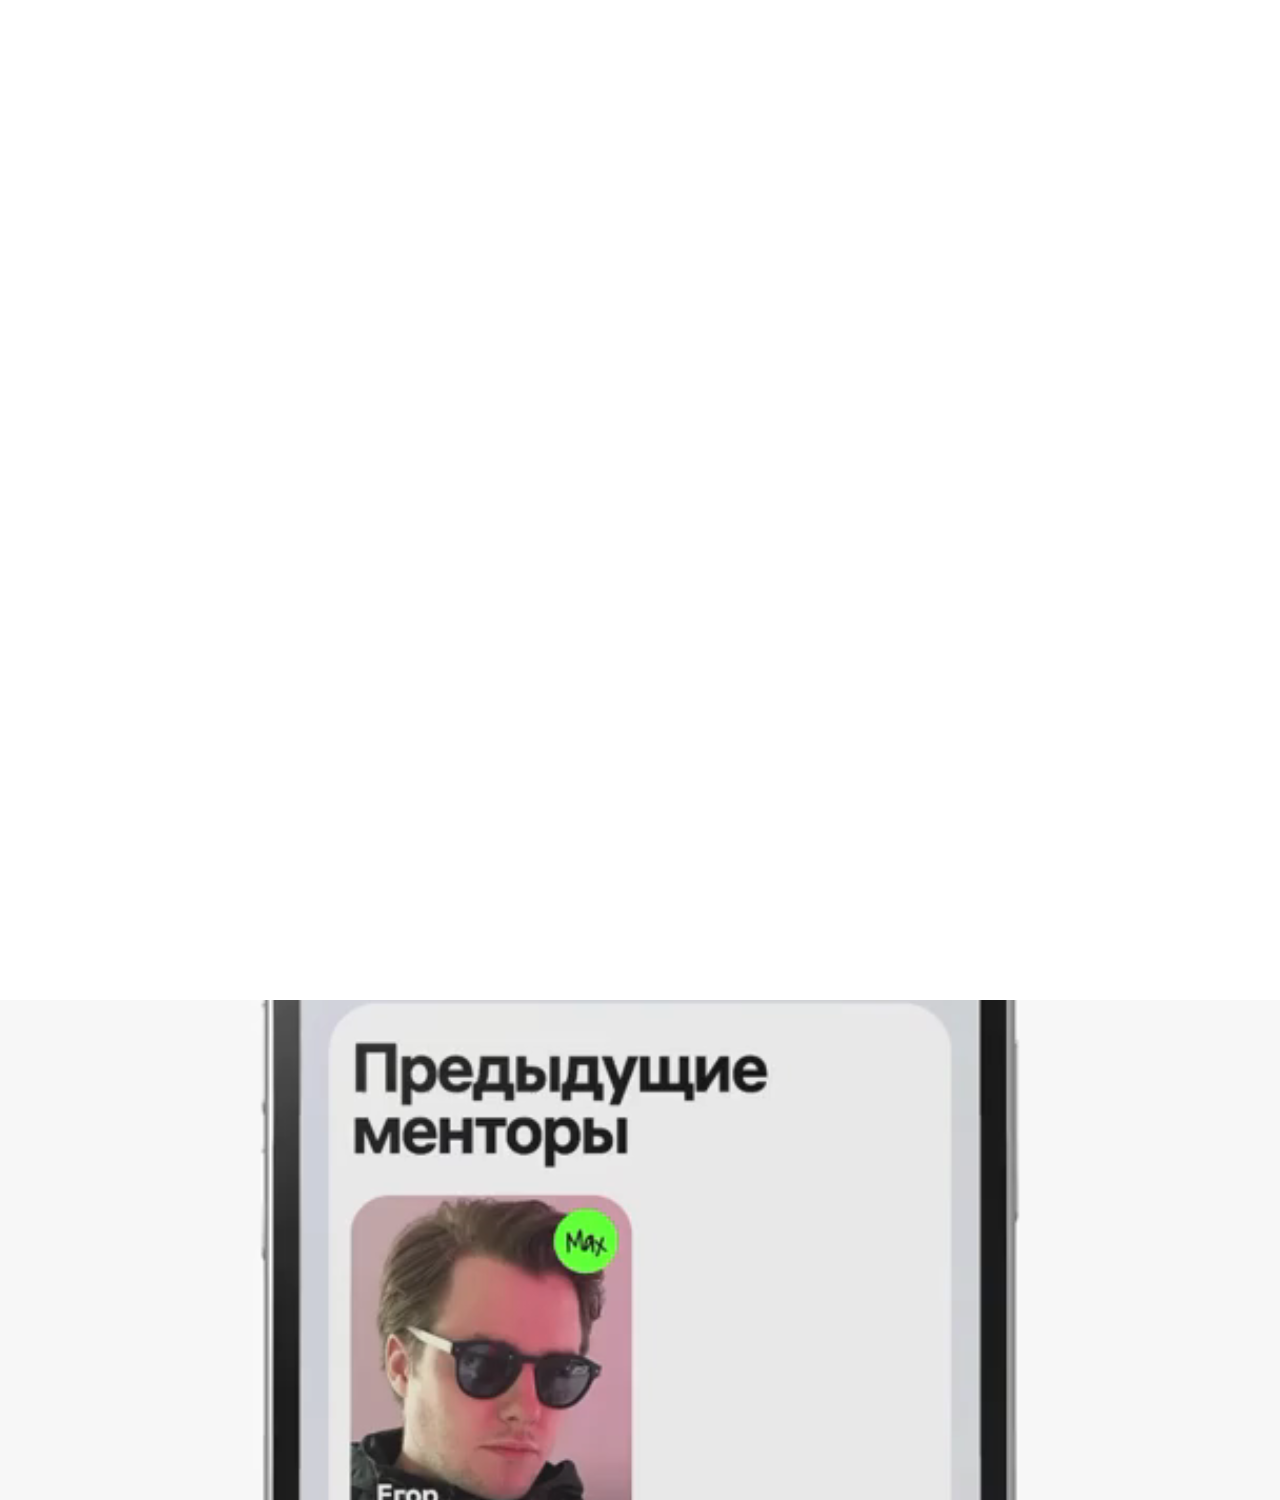
<file: video.html>
<!DOCTYPE html>
<html data-wf-page="66214dff01fee05b65242dbf" data-wf-site="66214dff01fee05b65242dbc">

<head>
  <meta charset="utf-8">
  <title>video</title>
  <meta content="video" property="og:title">
  <meta content="video" property="twitter:title">
  <meta content="width=device-width, initial-scale=1" name="viewport">
  <link href="css/normalize.css" rel="stylesheet" type="text/css">
  <link href="css/styles.css" rel="stylesheet" type="text/css">
  <link href="css/garantiya.css" rel="stylesheet" type="text/css">
  <script
    type="text/javascript">!function (o, c) { var n = c.documentElement, t = " w-mod-"; n.className += t + "js", ("ontouchstart" in o || o.DocumentTouch && c instanceof DocumentTouch) && (n.className += t + "touch") }(window, document);</script>
  <link href="images/favicon.png" rel="shortcut icon" type="image/x-icon">
  <link href="images/webclip.png" rel="apple-touch-icon">
</head>

<body>
  <div
    data-poster-url="https://uploads-ssl.webflow.com/64fb390eb2c102bb9e081d22/6516ff9b6993a722a4b87519_Diploma_UPDATED (1)-poster-00001.jpg"
    data-video-urls="https://uploads-ssl.webflow.com/66214dff01fee05b65242dbc/66214dff01fee05b65242dfc_Diploma_UPDATED%20(1)-transcode.mp4,https://uploads-ssl.webflow.com/66214dff01fee05b65242dbc/66214dff01fee05b65242dfc_Diploma_UPDATED%20(1)-transcode.webm"
    data-autoplay="false" data-loop="false" data-wf-ignore="true" class="w-background-video w-background-video-atom">
    <video id="22aae315-3f06-6180-1152-a2c076c80639-video"
      style="background-image:url(&quot;https://uploads-ssl.webflow.com/64fb390eb2c102bb9e081d22/6516ff9b6993a722a4b87519_Diploma_UPDATED (1)-poster-00001.jpg&quot;)"
      muted="" playsinline="" data-wf-ignore="true" data-object-fit="cover">
      <source
        src="https://uploads-ssl.webflow.com/66214dff01fee05b65242dbc/66214dff01fee05b65242dfc_Diploma_UPDATED%20(1)-transcode.mp4"
        data-wf-ignore="true">
      <source
        src="https://uploads-ssl.webflow.com/66214dff01fee05b65242dbc/66214dff01fee05b65242dfc_Diploma_UPDATED%20(1)-transcode.webm"
        data-wf-ignore="true">
    </video>
  </div>
  <div
    data-poster-url="https://uploads-ssl.webflow.com/64fb390eb2c102bb9e081d22/6516ffaea0107d5478c77705_Mentors_list_UPDATED (1)-poster-00001.jpg"
    data-video-urls="https://uploads-ssl.webflow.com/66214dff01fee05b65242dbc/66214dff01fee05b65242dfd_Mentors_list_UPDATED%20(1)-transcode.mp4,https://uploads-ssl.webflow.com/66214dff01fee05b65242dbc/66214dff01fee05b65242dfd_Mentors_list_UPDATED%20(1)-transcode.webm"
    data-autoplay="false" data-loop="false" data-wf-ignore="true" class="w-background-video w-background-video-atom">
    <video id="bbd023f2-9319-efea-5fa9-2b256a11a11d-video"
      style="background-image:url(&quot;https://uploads-ssl.webflow.com/64fb390eb2c102bb9e081d22/6516ffaea0107d5478c77705_Mentors_list_UPDATED (1)-poster-00001.jpg&quot;)"
      muted="" playsinline="" data-wf-ignore="true" data-object-fit="cover">
      <source
        src="https://uploads-ssl.webflow.com/66214dff01fee05b65242dbc/66214dff01fee05b65242dfd_Mentors_list_UPDATED%20(1)-transcode.mp4"
        data-wf-ignore="true">
      <source
        src="https://uploads-ssl.webflow.com/66214dff01fee05b65242dbc/66214dff01fee05b65242dfd_Mentors_list_UPDATED%20(1)-transcode.webm"
        data-wf-ignore="true">
    </video>
  </div>
  <div
    data-poster-url="https://uploads-ssl.webflow.com/64fb390eb2c102bb9e081d22/651a85af04ab626ddc9d63f9_MetorsRepeat_UPDATED-poster-00001.jpg"
    data-video-urls="videos/MetorsRepeat_UPDATED-transcode.mp4,videos/MetorsRepeat_UPDATED-transcode.webm"
    data-autoplay="true" data-loop="true" data-wf-ignore="true" class="w-background-video w-background-video-atom">
    <video id="059e1674-bfc3-e84c-1df5-e60f8418ebbe-video" autoplay="" loop=""
      style="background-image:url(&quot;https://uploads-ssl.webflow.com/64fb390eb2c102bb9e081d22/651a85af04ab626ddc9d63f9_MetorsRepeat_UPDATED-poster-00001.jpg&quot;)"
      muted="" playsinline="" data-wf-ignore="true" data-object-fit="cover">
      <source src="videos/MetorsRepeat_UPDATED-transcode.mp4" data-wf-ignore="true">
      <source src="videos/MetorsRepeat_UPDATED-transcode.webm" data-wf-ignore="true">
    </video>
  </div>
  <script src="https://d3e54v103j8qbb.cloudfront.net/js/jquery-3.5.1.min.dc5e7f18c8.js?site=66214dff01fee05b65242dbc"
    type="text/javascript" integrity="sha256-9/aliU8dGd2tb6OSsuzixeV4y/faTqgFtohetphbbj0="
    crossorigin="anonymous"></script>
  <script src="js/libs.js" type="text/javascript"></script>
</body>

</html>
</file>
<file: css/styles.css>
@font-face {
  font-family: 'webflow-icons';
  src: url("[data-uri]") format('truetype');
  font-weight: normal;
  font-style: normal;
}
[class^="w-icon-"],
[class*=" w-icon-"] {
  /* use !important to prevent issues with browser extensions that change fonts */
  font-family: 'webflow-icons' !important;
  speak: none;
  font-style: normal;
  font-weight: normal;
  font-variant: normal;
  text-transform: none;
  line-height: 1;
  /* Better Font Rendering =========== */
  -webkit-font-smoothing: antialiased;
  -moz-osx-font-smoothing: grayscale;
}
.w-icon-slider-right:before {
  content: "\e600";
}
.w-icon-slider-left:before {
  content: "\e601";
}
.w-icon-nav-menu:before {
  content: "\e602";
}
.w-icon-arrow-down:before,
.w-icon-dropdown-toggle:before {
  content: "\e603";
}
.w-icon-file-upload-remove:before {
  content: "\e900";
}
.w-icon-file-upload-icon:before {
  content: "\e903";
}
* {
  -webkit-box-sizing: border-box;
  -moz-box-sizing: border-box;
  box-sizing: border-box;
}
html {
  height: 100%;
}
body {
  margin: 0;
  min-height: 100%;
  background-color: #fff;
  font-family: Arial, sans-serif;
  font-size: 14px;
  line-height: 20px;
  color: #333;
}
img {
  max-width: 100%;
  vertical-align: middle;
  display: inline-block;
}
html.w-mod-touch * {
  background-attachment: scroll !important;
}
.w-block {
  display: block;
}
.w-inline-block {
  max-width: 100%;
  display: inline-block;
}
.w-clearfix:before,
.w-clearfix:after {
  content: " ";
  display: table;
  grid-column-start: 1;
  grid-row-start: 1;
  grid-column-end: 2;
  grid-row-end: 2;
}
.w-clearfix:after {
  clear: both;
}
.w-hidden {
  display: none;
}
.w-button {
  display: inline-block;
  padding: 9px 15px;
  background-color: #3898EC;
  color: white;
  border: 0;
  line-height: inherit;
  text-decoration: none;
  cursor: pointer;
  border-radius: 0;
}
input.w-button {
  -webkit-appearance: button;
}
html[data-w-dynpage] [data-w-cloak] {
  color: transparent !important;
}
.w-code-block {
  margin: unset;
}
pre.w-code-block code {
  all: inherit;
}
.w-webflow-badge,
.w-webflow-badge * {
  position: static;
  left: auto;
  top: auto;
  right: auto;
  bottom: auto;
  z-index: auto;
  display: block;
  visibility: visible;
  overflow: visible;
  overflow-x: visible;
  overflow-y: visible;
  box-sizing: border-box;
  width: auto;
  height: auto;
  max-height: none;
  max-width: none;
  min-height: 0;
  min-width: 0;
  margin: 0;
  padding: 0;
  float: none;
  clear: none;
  border: 0 none transparent;
  border-radius: 0;
  background: none;
  background-image: none;
  background-position: 0% 0%;
  background-size: auto auto;
  background-repeat: repeat;
  background-origin: padding-box;
  background-clip: border-box;
  background-attachment: scroll;
  background-color: transparent;
  box-shadow: none;
  opacity: 1;
  transform: none;
  transition: none;
  direction: ltr;
  font-family: inherit;
  font-weight: inherit;
  color: inherit;
  font-size: inherit;
  line-height: inherit;
  font-style: inherit;
  font-variant: inherit;
  text-align: inherit;
  letter-spacing: inherit;
  text-decoration: inherit;
  text-indent: 0;
  text-transform: inherit;
  list-style-type: disc;
  text-shadow: none;
  font-smoothing: auto;
  vertical-align: baseline;
  cursor: inherit;
  white-space: inherit;
  word-break: normal;
  word-spacing: normal;
  word-wrap: normal;
}
.w-webflow-badge {
  position: fixed !important;
  display: inline-block !important;
  visibility: visible !important;
  z-index: 2147483647 !important;
  top: auto !important;
  right: 12px !important;
  bottom: 12px !important;
  left: auto !important;
  color: #aaadb0 !important;
  background-color: #fff !important;
  border-radius: 3px !important;
  padding: 6px !important;
  font-size: 12px !important;
  opacity: 1 !important;
  line-height: 14px !important;
  text-decoration: none !important;
  transform: none !important;
  margin: 0 !important;
  width: auto !important;
  height: auto !important;
  overflow: visible !important;
  white-space: nowrap;
  box-shadow: 0 0 0 1px rgba(0, 0, 0, 0.1), 0px 1px 3px rgba(0, 0, 0, 0.1);
  cursor: pointer;
}
.w-webflow-badge > img {
  display: inline-block !important;
  visibility: visible !important;
  opacity: 1 !important;
  vertical-align: middle !important;
}
h1,
h2,
h3,
h4,
h5,
h6 {
  font-weight: bold;
  margin-bottom: 10px;
}
h1 {
  font-size: 38px;
  line-height: 44px;
  margin-top: 20px;
}
h2 {
  font-size: 32px;
  line-height: 36px;
  margin-top: 20px;
}
h3 {
  font-size: 24px;
  line-height: 30px;
  margin-top: 20px;
}
h4 {
  font-size: 18px;
  line-height: 24px;
  margin-top: 10px;
}
h5 {
  font-size: 14px;
  line-height: 20px;
  margin-top: 10px;
}
h6 {
  font-size: 12px;
  line-height: 18px;
  margin-top: 10px;
}
p {
  margin-top: 0;
  margin-bottom: 10px;
}
blockquote {
  margin: 0 0 10px 0;
  padding: 10px 20px;
  border-left: 5px solid #E2E2E2;
  font-size: 18px;
  line-height: 22px;
}
figure {
  margin: 0;
  margin-bottom: 10px;
}
figcaption {
  margin-top: 5px;
  text-align: center;
}
ul,
ol {
  margin-top: 0px;
  margin-bottom: 10px;
  padding-left: 40px;
}
.w-list-unstyled {
  padding-left: 0;
  list-style: none;
}
.w-embed:before,
.w-embed:after {
  content: " ";
  display: table;
  grid-column-start: 1;
  grid-row-start: 1;
  grid-column-end: 2;
  grid-row-end: 2;
}
.w-embed:after {
  clear: both;
}
.w-video {
  width: 100%;
  position: relative;
  padding: 0;
}
.w-video iframe,
.w-video object,
.w-video embed {
  position: absolute;
  top: 0;
  left: 0;
  width: 100%;
  height: 100%;
  border: none;
}
fieldset {
  padding: 0;
  margin: 0;
  border: 0;
}
button,
[type='button'],
[type='reset'] {
  border: 0;
  cursor: pointer;
  -webkit-appearance: button;
}
.w-form {
  margin: 0 0 15px;
}
.w-form-done {
  display: none;
  padding: 20px;
  text-align: center;
  background-color: #dddddd;
}
.w-form-fail {
  display: none;
  margin-top: 10px;
  padding: 10px;
  background-color: #ffdede;
}
label {
  display: block;
  margin-bottom: 5px;
  font-weight: bold;
}
.w-input,
.w-select {
  display: block;
  width: 100%;
  height: 38px;
  padding: 8px 12px;
  margin-bottom: 10px;
  font-size: 14px;
  line-height: 1.42857143;
  color: #333333;
  vertical-align: middle;
  background-color: #ffffff;
  border: 1px solid #cccccc;
}
.w-input:-moz-placeholder,
.w-select:-moz-placeholder {
  color: #999;
}
.w-input::-moz-placeholder,
.w-select::-moz-placeholder {
  color: #999;
  opacity: 1;
}
.w-input::-webkit-input-placeholder,
.w-select::-webkit-input-placeholder {
  color: #999;
}
.w-input:focus,
.w-select:focus {
  border-color: #3898EC;
  outline: 0;
}
.w-input[disabled],
.w-select[disabled],
.w-input[readonly],
.w-select[readonly],
fieldset[disabled] .w-input,
fieldset[disabled] .w-select {
  cursor: not-allowed;
}
.w-input[disabled]:not(.w-input-disabled),
.w-select[disabled]:not(.w-input-disabled),
.w-input[readonly],
.w-select[readonly],
fieldset[disabled]:not(.w-input-disabled) .w-input,
fieldset[disabled]:not(.w-input-disabled) .w-select {
  background-color: #eeeeee;
}
textarea.w-input,
textarea.w-select {
  height: auto;
}
.w-select {
  background-color: #f3f3f3;
}
.w-select[multiple] {
  height: auto;
}
.w-form-label {
  display: inline-block;
  cursor: pointer;
  font-weight: normal;
  margin-bottom: 0px;
}
.w-radio {
  display: block;
  margin-bottom: 5px;
  padding-left: 20px;
}
.w-radio:before,
.w-radio:after {
  content: " ";
  display: table;
  grid-column-start: 1;
  grid-row-start: 1;
  grid-column-end: 2;
  grid-row-end: 2;
}
.w-radio:after {
  clear: both;
}
.w-radio-input {
  margin: 4px 0 0;
  line-height: normal;
  float: left;
  margin-left: -20px;
}
.w-radio-input {
  margin-top: 3px;
}
.w-file-upload {
  display: block;
  margin-bottom: 10px;
}
.w-file-upload-input {
  width: 0.1px;
  height: 0.1px;
  opacity: 0;
  overflow: hidden;
  position: absolute;
  z-index: -100;
}
.w-file-upload-default,
.w-file-upload-uploading,
.w-file-upload-success {
  display: inline-block;
  color: #333333;
}
.w-file-upload-error {
  display: block;
  margin-top: 10px;
}
.w-file-upload-default.w-hidden,
.w-file-upload-uploading.w-hidden,
.w-file-upload-error.w-hidden,
.w-file-upload-success.w-hidden {
  display: none;
}
.w-file-upload-uploading-btn {
  display: flex;
  font-size: 14px;
  font-weight: normal;
  cursor: pointer;
  margin: 0;
  padding: 8px 12px;
  border: 1px solid #cccccc;
  background-color: #fafafa;
}
.w-file-upload-file {
  display: flex;
  flex-grow: 1;
  justify-content: space-between;
  margin: 0;
  padding: 8px 9px 8px 11px;
  border: 1px solid #cccccc;
  background-color: #fafafa;
}
.w-file-upload-file-name {
  font-size: 14px;
  font-weight: normal;
  display: block;
}
.w-file-remove-link {
  margin-top: 3px;
  margin-left: 10px;
  width: auto;
  height: auto;
  padding: 3px;
  display: block;
  cursor: pointer;
}
.w-icon-file-upload-remove {
  margin: auto;
  font-size: 10px;
}
.w-file-upload-error-msg {
  display: inline-block;
  color: #ea384c;
  padding: 2px 0;
}
.w-file-upload-info {
  display: inline-block;
  line-height: 38px;
  padding: 0 12px;
}
.w-file-upload-label {
  display: inline-block;
  font-size: 14px;
  font-weight: normal;
  cursor: pointer;
  margin: 0;
  padding: 8px 12px;
  border: 1px solid #cccccc;
  background-color: #fafafa;
}
.w-icon-file-upload-icon,
.w-icon-file-upload-uploading {
  display: inline-block;
  margin-right: 8px;
  width: 20px;
}
.w-icon-file-upload-uploading {
  height: 20px;
}
.w-container {
  margin-left: auto;
  margin-right: auto;
  max-width: 940px;
}
.w-container:before,
.w-container:after {
  content: " ";
  display: table;
  grid-column-start: 1;
  grid-row-start: 1;
  grid-column-end: 2;
  grid-row-end: 2;
}
.w-container:after {
  clear: both;
}
.w-container .w-row {
  margin-left: -10px;
  margin-right: -10px;
}
.w-row:before,
.w-row:after {
  content: " ";
  display: table;
  grid-column-start: 1;
  grid-row-start: 1;
  grid-column-end: 2;
  grid-row-end: 2;
}
.w-row:after {
  clear: both;
}
.w-row .w-row {
  margin-left: 0;
  margin-right: 0;
}
.w-col {
  position: relative;
  float: left;
  width: 100%;
  min-height: 1px;
  padding-left: 10px;
  padding-right: 10px;
}
.w-col .w-col {
  padding-left: 0;
  padding-right: 0;
}
.w-col-1 {
  width: 8.33333333%;
}
.w-col-2 {
  width: 16.66666667%;
}
.w-col-3 {
  width: 25%;
}
.w-col-4 {
  width: 33.33333333%;
}
.w-col-5 {
  width: 41.66666667%;
}
.w-col-6 {
  width: 50%;
}
.w-col-7 {
  width: 58.33333333%;
}
.w-col-8 {
  width: 66.66666667%;
}
.w-col-9 {
  width: 75%;
}
.w-col-10 {
  width: 83.33333333%;
}
.w-col-11 {
  width: 91.66666667%;
}
.w-col-12 {
  width: 100%;
}
.w-hidden-main {
  display: none !important;
}
@media screen and (max-width: 991px) {
  .w-container {
    max-width: 728px;
  }
  .w-hidden-main {
    display: inherit !important;
  }
  .w-hidden-medium {
    display: none !important;
  }
  .w-col-medium-1 {
    width: 8.33333333%;
  }
  .w-col-medium-2 {
    width: 16.66666667%;
  }
  .w-col-medium-3 {
    width: 25%;
  }
  .w-col-medium-4 {
    width: 33.33333333%;
  }
  .w-col-medium-5 {
    width: 41.66666667%;
  }
  .w-col-medium-6 {
    width: 50%;
  }
  .w-col-medium-7 {
    width: 58.33333333%;
  }
  .w-col-medium-8 {
    width: 66.66666667%;
  }
  .w-col-medium-9 {
    width: 75%;
  }
  .w-col-medium-10 {
    width: 83.33333333%;
  }
  .w-col-medium-11 {
    width: 91.66666667%;
  }
  .w-col-medium-12 {
    width: 100%;
  }
  .w-col-stack {
    width: 100%;
    left: auto;
    right: auto;
  }
}
@media screen and (max-width: 767px) {
  .w-hidden-main {
    display: inherit !important;
  }
  .w-hidden-medium {
    display: inherit !important;
  }
  .w-hidden-small {
    display: none !important;
  }
  .w-row,
  .w-container .w-row {
    margin-left: 0;
    margin-right: 0;
  }
  .w-col {
    width: 100%;
    left: auto;
    right: auto;
  }
  .w-col-small-1 {
    width: 8.33333333%;
  }
  .w-col-small-2 {
    width: 16.66666667%;
  }
  .w-col-small-3 {
    width: 25%;
  }
  .w-col-small-4 {
    width: 33.33333333%;
  }
  .w-col-small-5 {
    width: 41.66666667%;
  }
  .w-col-small-6 {
    width: 50%;
  }
  .w-col-small-7 {
    width: 58.33333333%;
  }
  .w-col-small-8 {
    width: 66.66666667%;
  }
  .w-col-small-9 {
    width: 75%;
  }
  .w-col-small-10 {
    width: 83.33333333%;
  }
  .w-col-small-11 {
    width: 91.66666667%;
  }
  .w-col-small-12 {
    width: 100%;
  }
}
@media screen and (max-width: 479px) {
  .w-container {
    max-width: none;
  }
  .w-hidden-main {
    display: inherit !important;
  }
  .w-hidden-medium {
    display: inherit !important;
  }
  .w-hidden-small {
    display: inherit !important;
  }
  .w-hidden-tiny {
    display: none !important;
  }
  .w-col {
    width: 100%;
  }
  .w-col-tiny-1 {
    width: 8.33333333%;
  }
  .w-col-tiny-2 {
    width: 16.66666667%;
  }
  .w-col-tiny-3 {
    width: 25%;
  }
  .w-col-tiny-4 {
    width: 33.33333333%;
  }
  .w-col-tiny-5 {
    width: 41.66666667%;
  }
  .w-col-tiny-6 {
    width: 50%;
  }
  .w-col-tiny-7 {
    width: 58.33333333%;
  }
  .w-col-tiny-8 {
    width: 66.66666667%;
  }
  .w-col-tiny-9 {
    width: 75%;
  }
  .w-col-tiny-10 {
    width: 83.33333333%;
  }
  .w-col-tiny-11 {
    width: 91.66666667%;
  }
  .w-col-tiny-12 {
    width: 100%;
  }
}
.w-widget {
  position: relative;
}
.w-widget-map {
  width: 100%;
  height: 400px;
}
.w-widget-map label {
  width: auto;
  display: inline;
}
.w-widget-map img {
  max-width: inherit;
}
.w-widget-map .gm-style-iw {
  text-align: center;
}
.w-widget-map .gm-style-iw > button {
  display: none !important;
}
.w-widget-twitter {
  overflow: hidden;
}
.w-widget-twitter-count-shim {
  display: inline-block;
  vertical-align: top;
  position: relative;
  width: 28px;
  height: 20px;
  text-align: center;
  background: white;
  border: #758696 solid 1px;
  border-radius: 3px;
}
.w-widget-twitter-count-shim * {
  pointer-events: none;
  -webkit-user-select: none;
  -moz-user-select: none;
  -ms-user-select: none;
  user-select: none;
}
.w-widget-twitter-count-shim .w-widget-twitter-count-inner {
  position: relative;
  font-size: 15px;
  line-height: 12px;
  text-align: center;
  color: #999;
  font-family: serif;
}
.w-widget-twitter-count-shim .w-widget-twitter-count-clear {
  position: relative;
  display: block;
}
.w-widget-twitter-count-shim.w--large {
  width: 36px;
  height: 28px;
}
.w-widget-twitter-count-shim.w--large .w-widget-twitter-count-inner {
  font-size: 18px;
  line-height: 18px;
}
.w-widget-twitter-count-shim:not(.w--vertical) {
  margin-left: 5px;
  margin-right: 8px;
}
.w-widget-twitter-count-shim:not(.w--vertical).w--large {
  margin-left: 6px;
}
.w-widget-twitter-count-shim:not(.w--vertical):before,
.w-widget-twitter-count-shim:not(.w--vertical):after {
  top: 50%;
  left: 0;
  border: solid transparent;
  content: ' ';
  height: 0;
  width: 0;
  position: absolute;
  pointer-events: none;
}
.w-widget-twitter-count-shim:not(.w--vertical):before {
  border-color: rgba(117, 134, 150, 0);
  border-right-color: #5d6c7b;
  border-width: 4px;
  margin-left: -9px;
  margin-top: -4px;
}
.w-widget-twitter-count-shim:not(.w--vertical).w--large:before {
  border-width: 5px;
  margin-left: -10px;
  margin-top: -5px;
}
.w-widget-twitter-count-shim:not(.w--vertical):after {
  border-color: rgba(255, 255, 255, 0);
  border-right-color: white;
  border-width: 4px;
  margin-left: -8px;
  margin-top: -4px;
}
.w-widget-twitter-count-shim:not(.w--vertical).w--large:after {
  border-width: 5px;
  margin-left: -9px;
  margin-top: -5px;
}
.w-widget-twitter-count-shim.w--vertical {
  width: 61px;
  height: 33px;
  margin-bottom: 8px;
}
.w-widget-twitter-count-shim.w--vertical:before,
.w-widget-twitter-count-shim.w--vertical:after {
  top: 100%;
  left: 50%;
  border: solid transparent;
  content: ' ';
  height: 0;
  width: 0;
  position: absolute;
  pointer-events: none;
}
.w-widget-twitter-count-shim.w--vertical:before {
  border-color: rgba(117, 134, 150, 0);
  border-top-color: #5d6c7b;
  border-width: 5px;
  margin-left: -5px;
}
.w-widget-twitter-count-shim.w--vertical:after {
  border-color: rgba(255, 255, 255, 0);
  border-top-color: white;
  border-width: 4px;
  margin-left: -4px;
}
.w-widget-twitter-count-shim.w--vertical .w-widget-twitter-count-inner {
  font-size: 18px;
  line-height: 22px;
}
.w-widget-twitter-count-shim.w--vertical.w--large {
  width: 76px;
}
.w-background-video {
  position: relative;
  overflow: hidden;
  height: 500px;
  color: white;
}
.w-background-video > video {
  background-size: cover;
  background-position: 50% 50%;
  position: absolute;
  margin: auto;
  width: 100%;
  height: 100%;
  right: -100%;
  bottom: -100%;
  top: -100%;
  left: -100%;
  object-fit: cover;
  z-index: -100;
}
.w-background-video > video::-webkit-media-controls-start-playback-button {
  display: none !important;
  -webkit-appearance: none;
}
.w-background-video--control {
  position: absolute;
  bottom: 1em;
  right: 1em;
  background-color: transparent;
  padding: 0;
}
.w-background-video--control > [hidden] {
  display: none !important;
}
.w-slider {
  position: relative;
  height: 300px;
  text-align: center;
  background: #dddddd;
  clear: both;
  -webkit-tap-highlight-color: rgba(0, 0, 0, 0);
  tap-highlight-color: rgba(0, 0, 0, 0);
}
.w-slider-mask {
  position: relative;
  display: block;
  overflow: hidden;
  z-index: 1;
  left: 0;
  right: 0;
  height: 100%;
  white-space: nowrap;
}
.w-slide {
  position: relative;
  display: inline-block;
  vertical-align: top;
  width: 100%;
  height: 100%;
  white-space: normal;
  text-align: left;
}
.w-slider-nav {
  position: absolute;
  z-index: 2;
  top: auto;
  right: 0;
  bottom: 0;
  left: 0;
  margin: auto;
  padding-top: 10px;
  height: 40px;
  text-align: center;
  -webkit-tap-highlight-color: rgba(0, 0, 0, 0);
  tap-highlight-color: rgba(0, 0, 0, 0);
}
.w-slider-nav.w-round > div {
  border-radius: 100%;
}
.w-slider-nav.w-num > div {
  width: auto;
  height: auto;
  padding: 0.2em 0.5em;
  font-size: inherit;
  line-height: inherit;
}
.w-slider-nav.w-shadow > div {
  box-shadow: 0 0 3px rgba(51, 51, 51, 0.4);
}
.w-slider-nav-invert {
  color: #fff;
}
.w-slider-nav-invert > div {
  background-color: rgba(34, 34, 34, 0.4);
}
.w-slider-nav-invert > div.w-active {
  background-color: #222;
}
.w-slider-dot {
  position: relative;
  display: inline-block;
  width: 1em;
  height: 1em;
  background-color: rgba(255, 255, 255, 0.4);
  cursor: pointer;
  margin: 0 3px 0.5em;
  transition: background-color 100ms, color 100ms;
}
.w-slider-dot.w-active {
  background-color: #fff;
}
.w-slider-dot:focus {
  outline: none;
  box-shadow: 0px 0px 0px 2px #fff;
}
.w-slider-dot:focus.w-active {
  box-shadow: none;
}
.w-slider-arrow-left,
.w-slider-arrow-right {
  position: absolute;
  width: 80px;
  top: 0;
  right: 0;
  bottom: 0;
  left: 0;
  margin: auto;
  cursor: pointer;
  overflow: hidden;
  color: white;
  font-size: 40px;
  -webkit-tap-highlight-color: rgba(0, 0, 0, 0);
  tap-highlight-color: rgba(0, 0, 0, 0);
  -webkit-user-select: none;
  -moz-user-select: none;
  -ms-user-select: none;
  user-select: none;
}
.w-slider-arrow-left [class^='w-icon-'],
.w-slider-arrow-right [class^='w-icon-'],
.w-slider-arrow-left [class*=' w-icon-'],
.w-slider-arrow-right [class*=' w-icon-'] {
  position: absolute;
}
.w-slider-arrow-left:focus,
.w-slider-arrow-right:focus {
  outline: 0;
}
.w-slider-arrow-left {
  z-index: 3;
  right: auto;
}
.w-slider-arrow-right {
  z-index: 4;
  left: auto;
}
.w-icon-slider-left,
.w-icon-slider-right {
  top: 0;
  right: 0;
  bottom: 0;
  left: 0;
  margin: auto;
  width: 1em;
  height: 1em;
}
.w-slider-aria-label {
  border: 0;
  clip: rect(0 0 0 0);
  height: 1px;
  margin: -1px;
  overflow: hidden;
  padding: 0;
  position: absolute;
  width: 1px;
}
.w-slider-force-show {
  display: block !important;
}
.w-dropdown {
  display: inline-block;
  position: relative;
  text-align: left;
  margin-left: auto;
  margin-right: auto;
  z-index: 900;
}
.w-dropdown-btn,
.w-dropdown-toggle,
.w-dropdown-link {
  position: relative;
  vertical-align: top;
  text-decoration: none;
  color: #222222;
  padding: 20px;
  text-align: left;
  margin-left: auto;
  margin-right: auto;
  white-space: nowrap;
}
.w-dropdown-toggle {
  -webkit-user-select: none;
  -moz-user-select: none;
  -ms-user-select: none;
  user-select: none;
  display: inline-block;
  cursor: pointer;
  padding-right: 40px;
}
.w-dropdown-toggle:focus {
  outline: 0;
}
.w-icon-dropdown-toggle {
  position: absolute;
  top: 0;
  right: 0;
  bottom: 0;
  margin: auto;
  margin-right: 20px;
  width: 1em;
  height: 1em;
}
.w-dropdown-list {
  position: absolute;
  background: #dddddd;
  display: none;
  min-width: 100%;
}
.w-dropdown-list.w--open {
  display: block;
}
.w-dropdown-link {
  padding: 10px 20px;
  display: block;
  color: #222222;
}
.w-dropdown-link.w--current {
  color: #0082f3;
}
.w-dropdown-link:focus {
  outline: 0;
}
@media screen and (max-width: 767px) {
  .w-nav-brand {
    padding-left: 10px;
  }
}
/**
 * ## Note
 * Safari (on both iOS and OS X) does not handle viewport units (vh, vw) well.
 * For example percentage units do not work on descendants of elements that
 * have any dimensions expressed in viewport units. It also doesn’t handle them at
 * all in `calc()`.
 */
/**
 * Wrapper around all lightbox elements
 *
 * 1. Since the lightbox can receive focus, IE also gives it an outline.
 * 2. Fixes flickering on Chrome when a transition is in progress
 *    underneath the lightbox.
 */
.w-lightbox-backdrop {
  cursor: auto;
  font-style: normal;
  letter-spacing: normal;
  list-style: disc;
  text-indent: 0;
  text-shadow: none;
  text-transform: none;
  visibility: visible;
  white-space: normal;
  word-break: normal;
  word-spacing: normal;
  word-wrap: normal;
  position: fixed;
  top: 0;
  right: 0;
  bottom: 0;
  left: 0;
  color: #fff;
  font-family: "Helvetica Neue", Helvetica, Ubuntu, "Segoe UI", Verdana, sans-serif;
  font-size: 17px;
  line-height: 1.2;
  font-weight: 300;
  text-align: center;
  background: rgba(0, 0, 0, 0.9);
  z-index: 2000;
  outline: 0;
  /* 1 */
  opacity: 0;
  -webkit-user-select: none;
  -moz-user-select: none;
  -webkit-tap-highlight-color: transparent;
  -webkit-transform: translate(0, 0);
  /* 2 */
}
/**
 * Neat trick to bind the rubberband effect to our canvas instead of the whole
 * document on iOS. It also prevents a bug that causes the document underneath to scroll.
 */
.w-lightbox-backdrop,
.w-lightbox-container {
  height: 100%;
  overflow: auto;
  -webkit-overflow-scrolling: touch;
}
.w-lightbox-content {
  position: relative;
  height: 100vh;
  overflow: hidden;
}
.w-lightbox-view {
  position: absolute;
  width: 100vw;
  height: 100vh;
  opacity: 0;
}
.w-lightbox-view:before {
  content: "";
  height: 100vh;
}
/* .w-lightbox-content */
.w-lightbox-group,
.w-lightbox-group .w-lightbox-view,
.w-lightbox-group .w-lightbox-view:before {
  height: 86vh;
}
.w-lightbox-frame,
.w-lightbox-view:before {
  display: inline-block;
  vertical-align: middle;
}
/*
 * 1. Remove default margin set by user-agent on the <figure> element.
 */
.w-lightbox-figure {
  position: relative;
  margin: 0;
  /* 1 */
}
.w-lightbox-group .w-lightbox-figure {
  cursor: pointer;
}
/**
 * IE adds image dimensions as width and height attributes on the IMG tag,
 * but we need both width and height to be set to auto to enable scaling.
 */
.w-lightbox-img {
  width: auto;
  height: auto;
  max-width: none;
}
/**
 * 1. Reset if style is set by user on "All Images"
 */
.w-lightbox-image {
  display: block;
  float: none;
  /* 1 */
  max-width: 100vw;
  max-height: 100vh;
}
.w-lightbox-group .w-lightbox-image {
  max-height: 86vh;
}
.w-lightbox-caption {
  position: absolute;
  right: 0;
  bottom: 0;
  left: 0;
  padding: 0.5em 1em;
  background: rgba(0, 0, 0, 0.4);
  text-align: left;
  text-overflow: ellipsis;
  white-space: nowrap;
  overflow: hidden;
}
.w-lightbox-embed {
  position: absolute;
  top: 0;
  right: 0;
  bottom: 0;
  left: 0;
  width: 100%;
  height: 100%;
}
.w-lightbox-control {
  position: absolute;
  top: 0;
  width: 4em;
  background-size: 24px;
  background-repeat: no-repeat;
  background-position: center;
  cursor: pointer;
  -webkit-transition: all 0.3s;
  transition: all 0.3s;
}
.w-lightbox-left {
  display: none;
  bottom: 0;
  left: 0;
  /* <svg xmlns="http://www.w3.org/2000/svg" viewBox="-20 0 24 40" width="24" height="40"><g transform="rotate(45)"><path d="m0 0h5v23h23v5h-28z" opacity=".4"/><path d="m1 1h3v23h23v3h-26z" fill="#fff"/></g></svg> */
  background-image: url("[data-uri]");
}
.w-lightbox-right {
  display: none;
  right: 0;
  bottom: 0;
  /* <svg xmlns="http://www.w3.org/2000/svg" viewBox="-4 0 24 40" width="24" height="40"><g transform="rotate(45)"><path d="m0-0h28v28h-5v-23h-23z" opacity=".4"/><path d="m1 1h26v26h-3v-23h-23z" fill="#fff"/></g></svg> */
  background-image: url("[data-uri]");
}
/*
 * Without specifying the with and height inside the SVG, all versions of IE render the icon too small.
 * The bug does not seem to manifest itself if the elements are tall enough such as the above arrows.
 * (http://stackoverflow.com/questions/16092114/background-size-differs-in-internet-explorer)
 */
.w-lightbox-close {
  right: 0;
  height: 2.6em;
  /* <svg xmlns="http://www.w3.org/2000/svg" viewBox="-4 0 18 17" width="18" height="17"><g transform="rotate(45)"><path d="m0 0h7v-7h5v7h7v5h-7v7h-5v-7h-7z" opacity=".4"/><path d="m1 1h7v-7h3v7h7v3h-7v7h-3v-7h-7z" fill="#fff"/></g></svg> */
  background-image: url("[data-uri]");
  background-size: 18px;
}
/**
 * 1. All IE versions add extra space at the bottom without this.
 */
.w-lightbox-strip {
  position: absolute;
  bottom: 0;
  left: 0;
  right: 0;
  padding: 0 1vh;
  line-height: 0;
  /* 1 */
  white-space: nowrap;
  overflow-x: auto;
  overflow-y: hidden;
}
/*
 * 1. We use content-box to avoid having to do `width: calc(10vh + 2vw)`
 *    which doesn’t work in Safari anyway.
 * 2. Chrome renders images pixelated when switching to GPU. Making sure
 *    the parent is also rendered on the GPU (by setting translate3d for
 *    example) fixes this behavior.
 */
.w-lightbox-item {
  display: inline-block;
  width: 10vh;
  padding: 2vh 1vh;
  box-sizing: content-box;
  /* 1 */
  cursor: pointer;
  -webkit-transform: translate3d(0, 0, 0);
  /* 2 */
}
.w-lightbox-active {
  opacity: 0.3;
}
.w-lightbox-thumbnail {
  position: relative;
  height: 10vh;
  background: #222;
  overflow: hidden;
}
.w-lightbox-thumbnail-image {
  position: absolute;
  top: 0;
  left: 0;
}
.w-lightbox-thumbnail .w-lightbox-tall {
  top: 50%;
  width: 100%;
  -webkit-transform: translate(0, -50%);
  transform: translate(0, -50%);
}
.w-lightbox-thumbnail .w-lightbox-wide {
  left: 50%;
  height: 100%;
  -webkit-transform: translate(-50%, 0);
  transform: translate(-50%, 0);
}
/*
 * Spinner
 *
 * Absolute pixel values are used to avoid rounding errors that would cause
 * the white spinning element to be misaligned with the track.
 */
.w-lightbox-spinner {
  position: absolute;
  top: 50%;
  left: 50%;
  box-sizing: border-box;
  width: 40px;
  height: 40px;
  margin-top: -20px;
  margin-left: -20px;
  border: 5px solid rgba(0, 0, 0, 0.4);
  border-radius: 50%;
  -webkit-animation: spin 0.8s infinite linear;
  animation: spin 0.8s infinite linear;
}
.w-lightbox-spinner:after {
  content: "";
  position: absolute;
  top: -4px;
  right: -4px;
  bottom: -4px;
  left: -4px;
  border: 3px solid transparent;
  border-bottom-color: #fff;
  border-radius: 50%;
}
/*
 * Utility classes
 */
.w-lightbox-hide {
  display: none;
}
.w-lightbox-noscroll {
  overflow: hidden;
}
@media (min-width: 768px) {
  .w-lightbox-content {
    height: 96vh;
    margin-top: 2vh;
  }
  .w-lightbox-view,
  .w-lightbox-view:before {
    height: 96vh;
  }
  /* .w-lightbox-content */
  .w-lightbox-group,
  .w-lightbox-group .w-lightbox-view,
  .w-lightbox-group .w-lightbox-view:before {
    height: 84vh;
  }
  .w-lightbox-image {
    max-width: 96vw;
    max-height: 96vh;
  }
  .w-lightbox-group .w-lightbox-image {
    max-width: 82.3vw;
    max-height: 84vh;
  }
  .w-lightbox-left,
  .w-lightbox-right {
    display: block;
    opacity: 0.5;
  }
  .w-lightbox-close {
    opacity: 0.8;
  }
  .w-lightbox-control:hover {
    opacity: 1;
  }
}
.w-lightbox-inactive,
.w-lightbox-inactive:hover {
  opacity: 0;
}
.w-richtext:before,
.w-richtext:after {
  content: " ";
  display: table;
  grid-column-start: 1;
  grid-row-start: 1;
  grid-column-end: 2;
  grid-row-end: 2;
}
.w-richtext:after {
  clear: both;
}
.w-richtext[contenteditable="true"]:before,
.w-richtext[contenteditable="true"]:after {
  white-space: initial;
}
.w-richtext ol,
.w-richtext ul {
  overflow: hidden;
}
.w-richtext .w-richtext-figure-selected.w-richtext-figure-type-video div:after,
.w-richtext .w-richtext-figure-selected[data-rt-type="video"] div:after {
  outline: 2px solid #2895f7;
}
.w-richtext .w-richtext-figure-selected.w-richtext-figure-type-image div,
.w-richtext .w-richtext-figure-selected[data-rt-type="image"] div {
  outline: 2px solid #2895f7;
}
.w-richtext figure.w-richtext-figure-type-video > div:after,
.w-richtext figure[data-rt-type="video"] > div:after {
  content: '';
  position: absolute;
  display: none;
  left: 0;
  top: 0;
  right: 0;
  bottom: 0;
}
.w-richtext figure {
  position: relative;
  max-width: 60%;
}
.w-richtext figure > div:before {
  cursor: default!important;
}
.w-richtext figure img {
  width: 100%;
}
.w-richtext figure figcaption.w-richtext-figcaption-placeholder {
  opacity: 0.6;
}
.w-richtext figure div {
  /* fix incorrectly sized selection border in the data manager */
  font-size: 0px;
  color: transparent;
}
.w-richtext figure.w-richtext-figure-type-image,
.w-richtext figure[data-rt-type="image"] {
  display: table;
}
.w-richtext figure.w-richtext-figure-type-image > div,
.w-richtext figure[data-rt-type="image"] > div {
  display: inline-block;
}
.w-richtext figure.w-richtext-figure-type-image > figcaption,
.w-richtext figure[data-rt-type="image"] > figcaption {
  display: table-caption;
  caption-side: bottom;
}
.w-richtext figure.w-richtext-figure-type-video,
.w-richtext figure[data-rt-type="video"] {
  width: 60%;
  height: 0;
}
.w-richtext figure.w-richtext-figure-type-video iframe,
.w-richtext figure[data-rt-type="video"] iframe {
  position: absolute;
  top: 0;
  left: 0;
  width: 100%;
  height: 100%;
}
.w-richtext figure.w-richtext-figure-type-video > div,
.w-richtext figure[data-rt-type="video"] > div {
  width: 100%;
}
.w-richtext figure.w-richtext-align-center {
  margin-right: auto;
  margin-left: auto;
  clear: both;
}
.w-richtext figure.w-richtext-align-center.w-richtext-figure-type-image > div,
.w-richtext figure.w-richtext-align-center[data-rt-type="image"] > div {
  max-width: 100%;
}
.w-richtext figure.w-richtext-align-normal {
  clear: both;
}
.w-richtext figure.w-richtext-align-fullwidth {
  width: 100%;
  max-width: 100%;
  text-align: center;
  clear: both;
  display: block;
  margin-right: auto;
  margin-left: auto;
}
.w-richtext figure.w-richtext-align-fullwidth > div {
  display: inline-block;
  /* padding-bottom is used for aspect ratios in video figures
      we want the div to inherit that so hover/selection borders in the designer-canvas
      fit right*/
  padding-bottom: inherit;
}
.w-richtext figure.w-richtext-align-fullwidth > figcaption {
  display: block;
}
.w-richtext figure.w-richtext-align-floatleft {
  float: left;
  margin-right: 15px;
  clear: none;
}
.w-richtext figure.w-richtext-align-floatright {
  float: right;
  margin-left: 15px;
  clear: none;
}
.w-nav {
  position: relative;
  background: #dddddd;
  z-index: 1000;
}
.w-nav:before,
.w-nav:after {
  content: " ";
  display: table;
  grid-column-start: 1;
  grid-row-start: 1;
  grid-column-end: 2;
  grid-row-end: 2;
}
.w-nav:after {
  clear: both;
}
.w-nav-brand {
  position: relative;
  float: left;
  text-decoration: none;
  color: #333333;
}
.w-nav-link {
  position: relative;
  display: inline-block;
  vertical-align: top;
  text-decoration: none;
  color: #222222;
  padding: 20px;
  text-align: left;
  margin-left: auto;
  margin-right: auto;
}
.w-nav-link.w--current {
  color: #0082f3;
}
.w-nav-menu {
  position: relative;
  float: right;
}
[data-nav-menu-open] {
  display: block !important;
  position: absolute;
  top: 100%;
  left: 0;
  right: 0;
  background: #C8C8C8;
  text-align: center;
  overflow: visible;
  min-width: 200px;
}
.w--nav-link-open {
  display: block;
  position: relative;
}
.w-nav-overlay {
  position: absolute;
  overflow: hidden;
  display: none;
  top: 100%;
  left: 0;
  right: 0;
  width: 100%;
}
.w-nav-overlay [data-nav-menu-open] {
  top: 0;
}
.w-nav[data-animation="over-left"] .w-nav-overlay {
  width: auto;
}
.w-nav[data-animation="over-left"] .w-nav-overlay,
.w-nav[data-animation="over-left"] [data-nav-menu-open] {
  right: auto;
  z-index: 1;
  top: 0;
}
.w-nav[data-animation="over-right"] .w-nav-overlay {
  width: auto;
}
.w-nav[data-animation="over-right"] .w-nav-overlay,
.w-nav[data-animation="over-right"] [data-nav-menu-open] {
  left: auto;
  z-index: 1;
  top: 0;
}
.w-nav-button {
  position: relative;
  float: right;
  padding: 18px;
  font-size: 24px;
  display: none;
  cursor: pointer;
  -webkit-tap-highlight-color: rgba(0, 0, 0, 0);
  tap-highlight-color: rgba(0, 0, 0, 0);
  -webkit-user-select: none;
  -moz-user-select: none;
  -ms-user-select: none;
  user-select: none;
}
.w-nav-button:focus {
  outline: 0;
}
.w-nav-button.w--open {
  background-color: #C8C8C8;
  color: white;
}
.w-nav[data-collapse="all"] .w-nav-menu {
  display: none;
}
.w-nav[data-collapse="all"] .w-nav-button {
  display: block;
}
.w--nav-dropdown-open {
  display: block;
}
.w--nav-dropdown-toggle-open {
  display: block;
}
.w--nav-dropdown-list-open {
  position: static;
}
@media screen and (max-width: 991px) {
  .w-nav[data-collapse="medium"] .w-nav-menu {
    display: none;
  }
  .w-nav[data-collapse="medium"] .w-nav-button {
    display: block;
  }
}
@media screen and (max-width: 767px) {
  .w-nav[data-collapse="small"] .w-nav-menu {
    display: none;
  }
  .w-nav[data-collapse="small"] .w-nav-button {
    display: block;
  }
  .w-nav-brand {
    padding-left: 10px;
  }
}
@media screen and (max-width: 479px) {
  .w-nav[data-collapse="tiny"] .w-nav-menu {
    display: none;
  }
  .w-nav[data-collapse="tiny"] .w-nav-button {
    display: block;
  }
}
.w-tabs {
  position: relative;
}
.w-tabs:before,
.w-tabs:after {
  content: " ";
  display: table;
  grid-column-start: 1;
  grid-row-start: 1;
  grid-column-end: 2;
  grid-row-end: 2;
}
.w-tabs:after {
  clear: both;
}
.w-tab-menu {
  position: relative;
}
.w-tab-link {
  position: relative;
  display: inline-block;
  vertical-align: top;
  text-decoration: none;
  padding: 9px 30px;
  text-align: left;
  cursor: pointer;
  color: #222222;
  background-color: #dddddd;
}
.w-tab-link.w--current {
  background-color: #C8C8C8;
}
.w-tab-link:focus {
  outline: 0;
}
.w-tab-content {
  position: relative;
  display: block;
  overflow: hidden;
}
.w-tab-pane {
  position: relative;
  display: none;
}
.w--tab-active {
  display: block;
}
@media screen and (max-width: 479px) {
  .w-tab-link {
    display: block;
  }
}
.w-ix-emptyfix:after {
  content: "";
}
@keyframes spin {
  0% {
    transform: rotate(0deg);
  }
  100% {
    transform: rotate(360deg);
  }
}
.w-dyn-empty {
  padding: 10px;
  background-color: #dddddd;
}
.w-dyn-hide {
  display: none !important;
}
.w-dyn-bind-empty {
  display: none !important;
}
.w-condition-invisible {
  display: none !important;
}
.wf-layout-layout {
  display: grid;
}
</file>
<file: css/garantiya.css>
:root {
  --black: black;
  --white-smoke: #f7f7f7;
  --light-grey: #ccc;
  --black-10-op: rgba(0, 0, 0, .1);
  --slate-blue: #0047ff;
  --dark-grey: #a6a6a6;
  --dim-grey: #4f4f4f;
  --dim-grey-2: #717171;
}

.w-form-formradioinput--inputType-custom {
  border: 1px solid #ccc;
  border-radius: 50%;
  width: 12px;
  height: 12px;
}

.w-form-formradioinput--inputType-custom.w--redirected-focus {
  box-shadow: 0 0 3px 1px #3898ec;
}

.w-form-formradioinput--inputType-custom.w--redirected-checked {
  border-width: 4px;
  border-color: #3898ec;
}

.w-layout-blockcontainer {
  max-width: 940px;
  margin-left: auto;
  margin-right: auto;
  display: block;
}

@media screen and (max-width: 991px) {
  .w-layout-blockcontainer {
    max-width: 728px;
  }
}

@media screen and (max-width: 767px) {
  .w-layout-blockcontainer {
    max-width: none;
  }
}

body {
  color: var(--black);
  font-family: Alshauss, sans-serif;
  font-size: 1.25vw;
  font-weight: 400;
  line-height: 120%;
}

h1 {
  margin-top: 0;
  margin-bottom: 0;
  font-size: 38px;
  font-weight: 700;
  line-height: 44px;
}

h2 {
  margin-top: 0;
  margin-bottom: 0;
  font-size: 32px;
  font-weight: 700;
  line-height: 36px;
}

h4 {
  margin-top: 0;
  margin-bottom: 0;
  font-size: 18px;
  font-weight: 700;
  line-height: 24px;
}

p {
  margin-bottom: 0;
}

.root {
  position: relative;
}

.page-content {
  grid-row-gap: 10em;
  flex-direction: column;
  align-items: stretch;
  display: flex;
}

.section {
  max-width: 80vw;
  margin-left: auto;
  margin-right: auto;
  padding-left: 0;
  padding-right: 0;
  display: block;
}

.section.hero {
  margin-top: 5em;
}

.section.achievements {
  z-index: 1;
  margin-top: 10em;
  position: relative;
}

.section.full-width {
  width: 100%;
}

.section.footer {
  margin-top: -5em;
  padding-bottom: 5em;
}

.section.section-2 {
  padding-left: 0;
  padding-right: 0;
}

.section.section-cta-new {
  max-width: 100vw;
  margin-left: 1.5em;
  margin-right: 1.5em;
}

.section.section-cta-font-size {
  display: none;
}

.container {
  flex-direction: column;
  width: 80vw;
  max-width: none;
}

.container.bg-grey {
  background-color: var(--white-smoke);
  border-radius: 2.4em;
  padding: 2em 3.5em 0;
}

.container.full-width {
  margin-left: 0;
  margin-right: 0;
  padding-top: 5em;
  padding-bottom: 5em;
}

.container.full-width.border-top-bottom {
  background-color: #000;
  border-top: 1px solid #232323;
  border-bottom: 1px solid #232323;
  margin-right: 0;
  padding-bottom: 8rem;
  padding-left: 3.875rem;
  padding-right: 3.875rem;
}

.h1 {
  letter-spacing: -.075em;
  font-size: 4.5em;
  line-height: 90%;
}

.h1.ta-center, .ta-center {
  text-align: center;
}

.fc-grey {
  color: var(--light-grey);
}

.fc-grey.no-wrap {
  white-space: nowrap;
}

.navigation {
  z-index: 10;
  -webkit-backdrop-filter: blur(1em);
  backdrop-filter: blur(1em);
  background-color: rgba(255, 255, 255, .75);
  padding-left: 1.5em;
  padding-right: 1.5em;
  position: -webkit-sticky;
  position: sticky;
  top: 0;
}

.nav-container {
  justify-content: space-between;
  align-items: center;
  padding-top: 12px;
  padding-bottom: 12px;
  display: flex;
}

.logo {
  width: auto;
  display: block;
}

.img {
  object-fit: cover;
  width: 100%;
  height: auto;
}

.img.image-play {
  width: 1.5rem;
}

.button-1 {
  background-color: var(--black-10-op);
  -webkit-backdrop-filter: blur(1em);
  backdrop-filter: blur(1em);
  color: var(--black);
  border-radius: 100vw;
  padding: .3em 1em;
  font-size: .7em;
  text-decoration: none;
  transition: opacity .3s;
}

.button-1:hover {
  opacity: .85;
}

.hero__video {
  border-radius: .75em;
  justify-content: center;
  align-items: center;
  width: 29em;
  height: 16em;
  margin: 3em auto;
  display: flex;
  position: relative;
  overflow: hidden;
}

.video {
  text-align: left;
  object-fit: contain;
  border-radius: .75px;
  flex: 0 auto;
  width: 100%;
  height: 100%;
}

.video.scale-0-95 {
  object-fit: contain;
  transform: scale(.9);
}

.video.video-1-2 {
  object-fit: none;
  justify-content: flex-start;
  align-items: center;
  width: 100%;
  display: block;
}

.blurred-button {
  grid-column-gap: .9em;
  -webkit-backdrop-filter: blur(1.5em);
  backdrop-filter: blur(1.5em);
  color: #fff;
  background-color: rgba(7, 6, 15, .6);
  border-radius: 1.6em;
  justify-content: center;
  align-items: center;
  padding: 1em 1.2em;
  text-decoration: none;
  transition: background-color .3s;
  display: flex;
}

.blurred-button:hover {
  background-color: #07060f;
}

.blurred-button.p-absolute.open-modal.mdvideo1--play {
  border-radius: 8rem;
  width: 264px;
  height: 64px;
  padding: 1.25rem 2rem 1.5rem 1.125rem;
  display: flex;
}

.text-1 {
  font-size: 1em;
}

.text-1.fc-dark-grey.mt-20px {
  margin-top: 1em;
}

.p-absolute {
  position: absolute;
}

.play-ic {
  grid-column-gap: .5rem;
  grid-row-gap: .5rem;
  justify-content: center;
  align-items: center;
  display: flex;
}

.button-2 {
  grid-column-gap: .4em;
  color: var(--slate-blue);
  justify-content: center;
  align-items: center;
  width: auto;
  font-size: .85em;
  line-height: 75%;
  text-decoration: none;
  display: flex;
}

.button-2.p-absolute {
  z-index: 7;
  bottom: 1.5em;
}

.button-2-ic {
  color: var(--slate-blue);
  justify-content: center;
  align-items: center;
  transition: color .3s;
  display: flex;
}

.button-2-ic:hover {
  color: #0034bb;
}

.hero__buttons {
  grid-column-gap: 1.5em;
  text-align: left;
  justify-content: center;
  align-items: center;
  margin-left: auto;
  margin-right: auto;
  display: flex;
}

.section__description {
  margin-top: 1.5em;
  margin-bottom: 0;
  padding-left: 6em;
  padding-right: 6em;
}

.section__bullets {
  justify-content: center;
  display: none;
}

.bullet-1 {
  grid-row-gap: 1.5em;
  flex-direction: column;
  justify-content: flex-end;
  align-items: center;
  padding-top: 10em;
  display: flex;
  position: relative;
}

.bullet-1__ic {
  margin-bottom: 4.5em;
  position: absolute;
}

.bullet-1__ic._1 {
  width: 5.2em;
}

.bullet-1__ic._2 {
  width: 5.25em;
}

.bullet-1__ic._3 {
  width: 9em;
  margin-bottom: .7em;
}

.bullet-1__ic._4 {
  width: 3.15em;
}

.bullet-1__ic._5 {
  width: 5.4em;
}

.bullet-1__text {
  grid-row-gap: .2em;
  flex-direction: column;
  align-items: center;
  width: 8.25em;
  display: flex;
}

.h4 {
  font-size: 1.25rem;
  font-weight: 500;
  line-height: 100%;
}

.h4.ta-center.no-wrap {
  white-space: nowrap;
}

.small-text {
  color: var(--black);
  font-size: .7em;
  line-height: 1em;
  text-decoration: none;
}

.small-text.w--current {
  opacity: .3;
}

.fc-dark-grey {
  color: var(--dark-grey);
}

.no-wrap {
  white-space: nowrap;
}

.cards-grid {
  grid-column-gap: 1em;
  grid-row-gap: 3em;
  grid-template-rows: auto;
  grid-template-columns: 1fr 1fr;
  grid-auto-columns: 1fr;
  margin-top: 3.75rem;
  display: grid;
}

.card {
  flex-flow: column;
  align-items: center;
  display: flex;
}

.card__text {
  grid-row-gap: .4em;
  flex-direction: column;
  align-items: flex-start;
  width: 100%;
  padding-top: .9em;
  padding-left: .6em;
  padding-right: .6em;
  display: flex;
}

.text-2 {
  font-size: .85em;
  line-height: 110%;
}

.text-2.fc-dark-grey {
  width: 300px;
  font-size: 1rem;
}

.text-2.fc-dark-grey.fixed-width {
  width: 55%;
}

.text-2.fc-dark-grey._w-full {
  width: 100%;
}

.card__image {
  background-color: var(--white-smoke);
  border-radius: 1.6em;
}

.card__image.long-card {
  grid-column-gap: 16px;
  grid-row-gap: 16px;
  object-fit: none;
  background-color: #f7f7f7;
  grid-template-rows: auto;
  grid-template-columns: 1fr 1fr;
  grid-auto-columns: 1fr;
  justify-content: center;
  align-items: center;
  width: 100%;
  height: 35em;
  display: block;
  position: relative;
  overflow: hidden;
}

.card__image.long-card.transparent {
  background-color: rgba(0, 0, 0, 0);
}

.body {
  display: block;
}

.fc-white {
  color: #fff;
}

.fc-dim-grey {
  color: var(--dim-grey);
}

.bg-video {
  height: 50em;
  margin-top: -4em;
  position: relative;
}

.h3 {
  letter-spacing: -.075em;
  font-size: 1.9em;
  line-height: 90%;
}

.h3.fixed-w {
  width: 68%;
}

.contact__buttons {
  grid-column-gap: .9em;
  align-items: center;
  display: flex;
}

.square-button {
  color: #fff;
  background-color: #161616;
  border-radius: 1.85em;
  flex-direction: column;
  justify-content: center;
  align-items: center;
  width: 13.75em;
  height: 13.75em;
  padding-left: 3.4em;
  padding-right: 3.4em;
  text-decoration: none;
  display: flex;
}

.square-button.blue {
  background-color: #0047ff;
}

.square-button.marina-img {
  background-image: url('../images/Frame-2087327032-1.png');
  background-position: 50%;
  background-repeat: no-repeat;
  background-size: cover;
}

.tg-ic {
  width: 2.8em;
  height: 2.8em;
  margin-bottom: .2em;
}

.contact-wrapper {
  margin-top: 3rem;
  margin-bottom: 0;
}

.more-wrapper {
  grid-column-gap: 6.2em;
  justify-content: space-between;
  margin-top: 11.5rem;
  margin-bottom: 6.5em;
  display: flex;
}

.h2 {
  letter-spacing: -.075em;
  font-size: 3.25em;
  line-height: 90%;
}

.h2.hide-on-desk {
  display: none;
}

.event {
  grid-row-gap: .4em;
  flex-direction: column;
  display: flex;
}

.team {
  grid-row-gap: 1.5em;
  flex-direction: column;
  align-items: flex-start;
  margin-top: 5em;
  padding-top: 3em;
  display: flex;
}

.team.border-top {
  border-top: 1px solid #232323;
}

.h5 {
  letter-spacing: -.075em;
  font-size: 1.4em;
  line-height: 100%;
}

.team-grid {
  grid-column-gap: 1em;
  grid-row-gap: 1em;
  grid-template-rows: auto;
  grid-template-columns: 1fr 1fr 1fr 1fr;
  grid-auto-columns: 1fr;
  grid-auto-flow: row dense;
  width: 100%;
  display: grid;
}

.teammate {
  grid-row-gap: .2em;
  flex-direction: column;
  align-items: flex-start;
  display: flex;
}

.helper-graffiti {
  width: 15em;
  margin-bottom: 1em;
  margin-left: auto;
  margin-right: auto;
}

.footer-links {
  grid-column-gap: 1.2em;
  justify-content: center;
  display: flex;
}

.more-content {
  flex-direction: column;
  justify-content: space-between;
  display: flex;
}

.stats-container {
  grid-row-gap: 1.5em;
  flex-direction: column;
  display: flex;
}

.stats-description {
  grid-row-gap: .4em;
  flex-direction: column;
  align-items: flex-start;
  display: flex;
}

.stats-description.fixed-width {
  width: 60%;
}

.stats-pictures {
  grid-column-gap: 2px;
  display: flex;
}

.avatar {
  border-radius: 100vw;
  width: 3em;
  height: 3em;
}

.avatar._1 {
  background-image: url('../images/Ellipse-5232.png');
  background-position: 50%;
  background-repeat: no-repeat;
  background-size: cover;
}

.avatar._2 {
  background-image: url('../images/Ellipse-5235.png');
  background-position: 50%;
  background-repeat: no-repeat;
  background-size: cover;
}

.avatar._3 {
  background-image: url('../images/Ellipse-5233.png');
  background-position: 50%;
  background-repeat: no-repeat;
  background-size: cover;
}

.avatar._4 {
  background-image: url('../images/Ellipse-5234.png');
  background-position: 50%;
  background-repeat: no-repeat;
  background-size: cover;
}

.video-modal {
  z-index: 100;
  background-color: rgba(0, 0, 0, .5);
  justify-content: center;
  align-items: center;
  min-height: 100svh;
  display: none;
  position: fixed;
  top: 0%;
  bottom: 0%;
  left: 0%;
  right: 0%;
}

.modal {
  grid-row-gap: .8em;
  background-color: var(--white-smoke);
  border-radius: 1.6em;
  flex-direction: column;
  max-width: 40em;
  padding: 1.2em;
  display: flex;
  position: relative;
}

.modal.stat-modal {
  display: none;
}

.modal.video-modal {
  background-color: rgba(0, 0, 0, 0);
  max-width: 75vw;
  margin-left: 4em;
  margin-right: 4em;
  padding: 0;
}

.close-modal-ic {
  -webkit-backdrop-filter: blur(2em);
  backdrop-filter: blur(2em);
  cursor: pointer;
  background-color: rgba(147, 147, 147, .25);
  border-radius: 100vw;
  justify-content: center;
  align-items: center;
  padding: .6em;
  display: flex;
  position: absolute;
  top: -2em;
  bottom: auto;
  left: auto;
  right: -2em;
}

.close-ic {
  justify-content: center;
  align-items: center;
  width: .8em;
  height: .8em;
  display: flex;
}

.nav {
  grid-column-gap: 1em;
  align-items: center;
  display: flex;
}

.nav.nav-left {
  grid-column-gap: .625em;
  justify-content: center;
  align-items: center;
  display: flex;
}

.nav.nav-right {
  grid-column-gap: .875em;
  flex-flow: row;
  justify-content: flex-start;
  align-items: center;
}

.nav-menu {
  grid-column-gap: .8em;
  align-items: center;
  display: flex;
}

.nav-menu.hide-on-mob, .nav-menu.hide-on-desk, .mobile-nav {
  display: none;
}

.modal-img {
  border-radius: .8em;
  overflow: hidden;
}

.stars-span {
  background-image: url('../images/stars.svg');
  background-position: 50%;
  background-repeat: no-repeat;
  background-size: contain;
  width: 1.4em;
  height: .65em;
  margin-bottom: -2px;
  margin-left: .2em;
  margin-right: .1em;
  display: inline-block;
}

.full-width-video {
  border-radius: .8em;
  width: 98%;
  height: 44em;
  margin-top: 3em;
  margin-left: auto;
  margin-right: auto;
  overflow: hidden;
}

.overlay {
  z-index: 1;
  background-image: linear-gradient(#000, rgba(255, 255, 255, 0) 20%, rgba(255, 255, 255, 0) 80%, #000);
  display: none;
  position: absolute;
  top: 0%;
  bottom: 0%;
  left: 0%;
  right: 0%;
}

.modal-vid {
  border-radius: .8em;
  justify-content: center;
  align-items: center;
  display: flex;
  position: static;
  overflow: hidden;
}

.team-grid-column {
  grid-row-gap: 1em;
  flex-direction: column;
  display: flex;
}

.fc-dim-grey-2 {
  color: #4f4f4f;
}

.footer {
  max-width: 80vw;
  margin-left: auto;
  margin-right: auto;
  padding-left: 3em;
  padding-right: 3em;
}

.footer.full-width {
  width: 100%;
}

.footer.full-width.pd-r-l {
  background-color: #000;
  justify-content: center;
  align-items: center;
  width: 100%;
  max-width: 100vw;
  margin-left: auto;
  margin-right: auto;
  padding-left: 0;
  padding-right: 0;
  display: flex;
}

.nav-link {
  color: #000;
  font-size: .7em;
  line-height: 1em;
  text-decoration: none;
}

.nav-link.w--current {
  opacity: .3;
}

.nav-link.fc-dim-grey-2 {
  color: #717171;
}

.nav-link.fc-dim-grey-2.header-nav-link {
  color: #000;
}

.video-2 {
  object-fit: cover;
  width: 100%;
  height: 100%;
}

.cards-grid-2 {
  grid-column-gap: 1em;
  grid-row-gap: 3em;
  grid-template-rows: auto;
  grid-template-columns: 1fr 1fr;
  grid-auto-columns: 1fr;
  margin-top: 3em;
  display: grid;
}

.card__image-2 {
  background-color: #f7f7f7;
  border-radius: 1.6em;
}

.card__image-2.long-card {
  background-color: #f7f7f7;
  justify-content: center;
  align-items: center;
  height: 30em;
  display: flex;
  position: relative;
  overflow: hidden;
}

.fc-grey-2 {
  color: #ccc;
}

.h1-2 {
  letter-spacing: -.075em;
  font-size: 4.5em;
  font-weight: 700;
  line-height: 90%;
}

.h1-2.fixed-w {
  width: 80%;
}

.h1-2.fixed-w.hide-on-desk {
  display: none;
}

.text-1-2 {
  font-size: 1em;
  font-weight: 400;
}

.text-1-2.fc-dim-grey-2.mt-60px {
  margin-top: 3em;
}

.separator-1-line {
  background-color: rgba(0, 0, 0, .15);
  width: 80vw;
  height: 1px;
  position: absolute;
}

.video-3 {
  aspect-ratio: auto;
  object-fit: cover;
  background-color: rgba(0, 0, 0, 0);
  flex-flow: column;
  justify-content: flex-end;
  align-self: auto;
  align-items: center;
  width: 100%;
  height: auto;
  margin-top: 0;
  display: flex;
  overflow: visible;
}

.video-3.scale-0-95 {
  object-fit: contain;
  transform: scale(.9);
}

.video-3.modal-vid {
  margin-top: 0;
  display: block;
}

.video-3.video-cover {
  object-fit: cover;
  width: auto;
  height: auto;
  margin-top: 0;
  display: flex;
}

.video-3.new-video-1 {
  object-fit: cover;
  justify-content: center;
  align-items: center;
  height: 520px;
  margin-top: 0;
}

.video-3.new-video-1.contain-video {
  object-fit: contain;
  height: 520px;
  display: block;
}

.video-3.video-lesson {
  background-color: #000;
  justify-content: flex-end;
  align-items: center;
  margin-top: auto;
  padding-top: 1.875rem;
  padding-bottom: 1.875rem;
}

.video-3.no-margin {
  margin-top: 0;
}

.card-buttons__wrapper {
  grid-column-gap: 1.2em;
  display: flex;
}

.card__image-3 {
  background-color: rgba(0, 0, 0, 0);
  border-radius: 1.6em;
}

.card__image-3.long-card {
  background-color: rgba(0, 0, 0, 0);
  justify-content: center;
  align-items: center;
  height: 35em;
  display: flex;
  position: relative;
  overflow: hidden;
}

.container-2 {
  flex-direction: column;
  align-items: stretch;
  display: flex;
}

.cards-grid-3 {
  grid-column-gap: 1em;
  grid-row-gap: 1em;
  grid-template-rows: auto;
  grid-template-columns: 1fr 1fr;
  grid-auto-columns: 1fr;
  margin-top: 3em;
  display: grid;
}

.button-2-2 {
  grid-column-gap: .4em;
  color: #0047ff;
  align-items: center;
  font-size: .85em;
  line-height: 75%;
  text-decoration: none;
  display: flex;
}

.button-2-2.fixed-w.mt-60px {
  margin-top: 3em;
}

.button-2-2.p-absolute {
  z-index: 7;
  bottom: 1.5em;
}

.separator-1 {
  flex-direction: column;
  justify-content: center;
  align-items: center;
  width: 100%;
  height: 1px;
  margin-top: 6em;
  margin-bottom: 3em;
  display: flex;
  position: relative;
}

.button-2-ic-2 {
  color: #0047ff;
  justify-content: center;
  align-items: center;
  transition: color .3s;
  display: flex;
}

.button-2-ic-2:hover {
  color: #0034bb;
}

.section-2 {
  z-index: 3;
  max-width: 80vw;
  margin-left: auto;
  margin-right: auto;
  padding-left: 3em;
  padding-right: 3em;
  position: relative;
}

.h1-3 {
  letter-spacing: -.075em;
  font-size: 4.5em;
  font-weight: 700;
  line-height: 90%;
}

.h1-3.fixed-w {
  width: 80%;
}

.h1-3.fixed-w.hide-on-mob {
  text-shadow: 0 4px 4px rgba(0, 0, 0, .25);
  flex-flow: wrap;
  flex: none;
  align-items: flex-start;
  display: flex;
}

.h1-3.fixed-w.hide-on-desk {
  display: none;
}

.text-span {
  text-align: left;
  background-color: #eefde6;
  padding: 1.5rem 1rem .25rem;
  display: flex;
}

.text-span-2, .text-span-3 {
  background-color: #eefde6;
  padding: .25rem 1rem;
  display: block;
}

.h2-2 {
  letter-spacing: -.075em;
  margin-left: auto;
  margin-right: auto;
  font-size: 5rem;
  line-height: 90%;
}

.h2-2.text-white {
  color: #fff;
}

.img-2 {
  -webkit-text-fill-color: inherit;
  object-fit: cover;
  background-color: rgba(255, 0, 0, 0);
  background-clip: border-box;
  width: 100%;
  height: 100%;
}

.sale-badge__amount {
  background-color: #cd3288;
  border-radius: 100vw;
  padding: .8em;
  font-size: 1.2em;
}

.sale-badge__amount.pink-shadow {
  box-shadow: 0 4px 40px 2px rgba(205, 50, 136, .5);
}

.sale-badge__amount.blue {
  padding-bottom: .6em;
}

.premium-logo {
  width: 28em;
  position: relative;
}

.premium-logo.is-plan {
  justify-content: center;
  align-items: flex-end;
  width: 18rem;
  display: block;
}

.premium-logo.pay-modal-logo {
  width: 14rem;
  margin-left: .25rem;
}

.premium-logo.pay-modal-logo.is-single {
  width: 14rem;
  margin-top: -1.5rem;
}

.cards-grid-4 {
  grid-column-gap: 1em;
  grid-row-gap: 1em;
  grid-template-rows: auto;
  grid-template-columns: 1fr 1fr 1fr;
  grid-auto-columns: 1fr;
  margin-top: 3em;
  margin-left: auto;
  margin-right: auto;
  display: grid;
}

.plan-card__bottom {
  grid-column-gap: 1.5rem;
  grid-row-gap: 1.5rem;
  flex-direction: column;
  display: flex;
}

.text-strikethrough {
  background-color: #fff;
  border-radius: 100vw;
  width: 135%;
  height: .15em;
  position: absolute;
  transform: rotate(-15deg);
  box-shadow: 0 2px #611044;
}

.text-strikethrough.v2 {
  box-shadow: 0 2px #ebe1ee;
}

.text-strikethrough.v3 {
  line-height: 1.25rem;
  box-shadow: 0 2px #83185b;
}

.section-3 {
  z-index: 3;
  width: 100%;
  max-width: 80vw;
  margin-left: auto;
  margin-right: auto;
  position: relative;
}

.section-3.mt-10rem {
  z-index: 1;
  max-width: 100vw;
  margin-top: 10rem;
  display: none;
}

.plan-list {
  grid-row-gap: .25rem;
  flex-direction: column;
  margin-top: 1.875rem;
  display: flex;
}

.plan-card {
  grid-row-gap: 4em;
  color: #000;
  cursor: pointer;
  background-color: #f5f5f5;
  border-radius: 2.5em;
  flex-direction: column;
  justify-content: space-between;
  padding: 3rem 2rem 2rem;
  text-decoration: none;
  display: flex;
}

.plan-card.premium {
  background-image: linear-gradient(#2e0520 40%, #901c65);
}

.plan-card.premium.garantiya {
  background-image: linear-gradient(#2e0520 40%, #64b2ea);
}

.h1-4 {
  letter-spacing: -.075em;
  font-size: 5rem;
  font-weight: 700;
  line-height: 90%;
}

.h1-4.fc-white.price {
  color: #fff;
}

.check-ic {
  justify-content: center;
  align-items: center;
  min-width: 1rem;
  max-width: 1rem;
  min-height: 1rem;
  max-height: 1rem;
  display: flex;
}

.text-1-3 {
  font-size: 1.4rem;
  font-weight: 400;
}

.text-1-3.fc-white {
  line-height: 1.25rem;
}

.text-1-3.fc-grey {
  color: rgba(38, 38, 38, .5);
  line-height: 1.25rem;
}

.text-1-3.fc-pink {
  color: #cd3288;
}

.text-1-3.fc-dim-grey-2 {
  line-height: 1.25rem;
}

.text-1-3.fc-dim-grey-2.pink-text {
  color: #cd3288;
}

.h3-2 {
  letter-spacing: -.075em;
  font-size: 1.9em;
  font-weight: 700;
  line-height: 90%;
}

.h3-2.fc-white {
  color: #fff;
  font-size: 3rem;
}

.container-3 {
  flex-direction: column;
  align-items: stretch;
  display: flex;
}

.plan_description {
  color: rgba(255, 255, 255, .6);
  text-align: center;
  width: 100%;
  max-width: 56.25rem;
  margin-top: 2rem;
  margin-left: auto;
  margin-right: auto;
  padding-left: 1.25rem;
  padding-right: 1.25rem;
  font-size: 1.8rem;
  line-height: 1.2;
}

.old-price__wrapper {
  grid-column-gap: 5px;
  align-items: flex-end;
  display: flex;
}

.sale-badge {
  grid-column-gap: .7em;
  background-color: #611044;
  border-radius: .8em;
  align-items: center;
  padding: .8em;
  display: flex;
}

.sale-badge.v2 {
  background-color: #ebe1ee;
  margin-top: 1.5rem;
  margin-bottom: 1.5rem;
  padding: 1rem;
}

.sale-badge.v3 {
  background-color: #83185b;
}

.sale-badge.v3.blue {
  margin-top: 1.5rem;
  padding: 1rem;
  display: flex;
}

.big-button {
  direction: ltr;
  color: #fff;
  text-align: center;
  letter-spacing: -.056em;
  background-color: rgba(255, 255, 255, .2);
  border-radius: 100vw;
  flex-direction: column;
  justify-content: center;
  align-items: center;
  width: 100%;
  padding: 4rem 3.5rem;
  font-size: 1.75rem;
  font-weight: 500;
  line-height: 100%;
  transition: all .3s;
  display: flex;
}

.big-button.grey-bg {
  background-color: rgba(0, 0, 0, .1);
}

.big-button.grey-bg.center {
  color: #fff;
  background-color: #000;
}

.big-button.grey-bg.center:hover {
  background-color: rgba(0, 0, 0, .2);
}

.big-button.grey-bg.center {
  color: #fff;
}

.big-button.opacity-bg {
  color: #fff;
  background-color: rgba(255, 255, 255, .2);
}

.big-button.opacity-bg.mt-24px {
  text-align: center;
  margin-top: 1.2em;
  font-size: 1.75rem;
  line-height: 1.75rem;
}

.big-button.light-grey {
  color: #fff;
  background-color: rgba(255, 255, 255, .1);
  margin-top: .25em;
  padding-top: 2.5rem;
  padding-bottom: 2.5rem;
  display: block;
}

.old-price {
  justify-content: center;
  align-items: center;
  display: flex;
  position: relative;
}

.fc-black {
  color: #000;
}

.fc-black.fc-white {
  color: #fff;
}

.plan-list__item {
  grid-column-gap: .6rem;
  grid-row-gap: .6rem;
  align-items: flex-start;
  margin-bottom: 0;
  display: flex;
}

.plan-list__item.backdrop-blur {
  grid-column-gap: 1rem;
  grid-row-gap: 1rem;
  background-color: rgba(106, 103, 142, .3);
  border-radius: 1.875rem;
  flex-flow: column;
  padding: 1.3rem;
}

.upgrade-price__infograph {
  margin-left: -1em;
  margin-right: -1em;
}

.modal__body {
  grid-row-gap: 2em;
  flex-direction: column;
  display: flex;
}

.h3--w--anim {
  letter-spacing: -.075em;
  font-size: 1.9em;
  font-weight: 700;
  line-height: 90%;
}

.h3--w--anim.fixed-w {
  width: 90%;
  font-size: 4rem;
}

.modal__body-content {
  grid-row-gap: 2rem;
  flex-direction: column;
  display: flex;
}

.radio-btns-list {
  grid-row-gap: .5em;
  flex-direction: column;
  display: flex;
}

.close-ic-2 {
  justify-content: center;
  align-items: center;
  width: .8em;
  min-width: 1rem;
  height: .8em;
  min-height: 1rem;
  display: flex;
}

.h4--w--anim {
  letter-spacing: -.075em;
  font-size: 3rem;
  font-weight: 700;
  line-height: 90%;
}

.h2--w--anim {
  letter-spacing: -.075em;
  font-size: 3.25em;
  line-height: 90%;
}

.h2--w--anim.fc-white {
  color: #fff;
  text-align: left;
  margin-bottom: 0;
  font-size: 3.5rem;
}

.numeric-ic {
  border-radius: 100vw;
  justify-content: center;
  align-items: center;
  min-width: 1.5rem;
  min-height: 1.5rem;
  display: flex;
}

.numeric-list__item {
  grid-column-gap: .6em;
  flex-direction: row;
  align-items: flex-start;
  display: flex;
}

.radio-ic {
  border-width: 2px;
  border-color: #fff;
  width: 24px;
  max-width: 24px;
  height: 24px;
  max-height: 24px;
  margin-top: 0;
  margin-left: 0;
  display: none;
}

.radio-ic.w--redirected-checked {
  background-color: #fff;
  border-width: 2px;
  border-color: #fff;
  width: auto;
  height: auto;
  padding: 1em;
}

.text-1-4 {
  font-size: 1.4rem;
  font-weight: 400;
}

.text-1-4.md {
  font-size: 1.2rem;
}

.radio__custom-ic {
  border: 2px solid #fff;
  border-radius: 100vw;
  width: 1em;
  height: 1em;
  margin-right: .5em;
  display: block;
  position: relative;
}

.radio-button-label {
  margin-bottom: 0;
  margin-left: 0;
}

.open-modal {
  width: 0;
  height: 0;
  display: block;
}

.modal-2 {
  grid-column-gap: 0em;
  grid-row-gap: 0em;
  background-color: #1a1a1a;
  border-radius: 2.5em;
  flex-direction: column;
  grid-template-rows: auto auto;
  grid-template-columns: 1fr 1fr;
  grid-auto-columns: 1fr;
  justify-content: center;
  align-items: stretch;
  width: 100%;
  max-width: 24em;
  margin-left: auto;
  margin-right: auto;
  padding: 2rem 1.2rem 1.5rem;
  display: none;
  position: relative;
  overflow: visible;
}

.modal-2.white {
  background-color: #f7f7f7;
  max-width: 40rem;
  padding: 4rem 2rem 2.5rem;
  display: none;
}

.modal-2.display-block {
  display: block;
}

.close-modal-ic-2 {
  -webkit-backdrop-filter: blur(2em);
  backdrop-filter: blur(2em);
  cursor: pointer;
  background-color: rgba(147, 147, 147, .25);
  border-radius: 100vw;
  justify-content: center;
  align-items: center;
  padding: 1rem;
  display: flex;
  position: absolute;
  top: -2rem;
  bottom: auto;
  left: auto;
  right: -2rem;
}

.modal-wrapper-2 {
  z-index: 100;
  background-color: rgba(0, 0, 0, .5);
  justify-content: center;
  align-items: center;
  min-height: 100svh;
  display: none;
  position: fixed;
  top: 0%;
  bottom: 0%;
  left: 0%;
  right: 0%;
  overflow: visible;
}

.numeric-list {
  grid-row-gap: 1em;
  flex-direction: column;
  align-items: flex-start;
  display: flex;
}

.form-block {
  margin-top: 1em;
  margin-bottom: .25em;
}

.radio-btn {
  align-items: center;
  margin-bottom: 0;
  padding-left: 0;
  display: flex;
}

.radio-btn.text-1 {
  font-size: 1.3rem;
}

.text-block {
  white-space: nowrap;
  padding-top: 6px;
  font-size: 17px;
}

.close-ic-3 {
  justify-content: center;
  align-items: center;
  width: .8em;
  min-width: 1rem;
  height: .8em;
  min-height: 1rem;
  display: flex;
}

.close-modal-ic-3 {
  -webkit-backdrop-filter: blur(2em);
  backdrop-filter: blur(2em);
  cursor: pointer;
  background-color: rgba(147, 147, 147, .25);
  border-radius: 100vw;
  justify-content: center;
  align-items: center;
  padding: 1rem;
  display: block;
  position: absolute;
  top: -2rem;
  bottom: auto;
  left: auto;
  right: -2rem;
}

.close-ic-4 {
  justify-content: center;
  align-items: center;
  width: .8em;
  min-width: 1rem;
  height: .8em;
  min-height: 1rem;
  display: flex;
}

.small-button {
  color: #000;
  letter-spacing: -.056em;
  background-color: #fff;
  border-radius: 100vw;
  flex-direction: column;
  justify-content: center;
  align-items: center;
  padding: .8rem 1rem;
  font-size: 1rem;
  font-weight: 500;
  line-height: 100%;
  text-decoration: none;
  transition: all .3s;
  display: flex;
}

.small-button.opacity-bg {
  color: #c6b4c0;
  letter-spacing: 0;
  background-color: #6b395c;
  border-radius: .5rem;
  font-weight: 400;
}

.small-button.opacity-bg:hover {
  color: #000;
  background-color: #fff;
}

.a-u__card-right__heading {
  grid-column-gap: .6em;
  flex-wrap: wrap;
  align-items: center;
  margin-bottom: 1em;
  display: flex;
}

.text-1-5 {
  font-size: 1.4rem;
  font-weight: 400;
  line-height: 120%;
}

.text-1-5.fc-dark-grey {
  margin-bottom: 2rem;
}

.text-1-5.fc-dark-grey.mt-20px {
  margin-top: 3rem;
}

.text-1-5.fc-dark-grey.mt-20px.fixed-w {
  width: 90%;
  display: none;
}

.premium-w-stars {
  width: 12em;
}

.premium-w-stars.fix {
  width: 19rem;
  margin-left: .15em;
}

.is-grey {
  opacity: .5;
}

.cards-grid-5 {
  grid-column-gap: 1em;
  grid-row-gap: 1em;
  grid-template-rows: auto;
  grid-template-columns: 1fr 1fr 1fr;
  grid-auto-columns: 1fr;
  margin-top: 3em;
  margin-left: auto;
  margin-right: auto;
  display: grid;
}

.a-u__card-right {
  flex-direction: column;
  align-items: stretch;
  width: 50%;
  display: flex;
  position: static;
}

.alreay-using__card {
  grid-column-gap: 1em;
  background-color: #460833;
  border-radius: 2.5em;
  justify-content: space-between;
  padding: 3rem;
  text-decoration: none;
  display: flex;
}

.sale-badge__small {
  white-space: nowrap;
  background-color: #cd3288;
  border-radius: 100vw;
  padding: .4em .6em;
  display: none;
}

.section-4 {
  z-index: 3;
  width: 100%;
  max-width: 80vw;
  margin-left: auto;
  margin-right: auto;
  position: relative;
}

.section-4.mt-10rem {
  z-index: 1;
  margin-top: 10rem;
}

.fc-white-2 {
  color: rgba(255, 255, 255, .6);
}

.h1-5 {
  letter-spacing: -.075em;
  font-size: 5rem;
  font-weight: 700;
  line-height: 90%;
}

.h1-5.fc-white.price {
  color: #fff;
}

.separator-line {
  background-color: rgba(255, 255, 255, .2);
  width: 100%;
  height: 1px;
  min-height: 1px;
  position: absolute;
}

.separator-2 {
  flex-direction: column;
  justify-content: center;
  align-items: center;
  width: 100%;
  height: 1px;
  margin-bottom: 2em;
  display: flex;
  position: relative;
}

.section-cta {
  color: #fff;
  background-color: #01050f;
  background-image: url('../images/bg.jpg');
  background-position: 50% 0;
  background-repeat: no-repeat;
  background-size: cover;
  background-attachment: fixed;
  border-radius: 3.91rem;
  padding-top: 11.56rem;
  padding-bottom: 8.2rem;
}

.text-1-6 {
  font-size: 1.4rem;
  font-weight: 400;
}

.text-1-6.fc-white {
  line-height: 1.25rem;
}

.text-1-6.fc-grey {
  color: rgba(38, 38, 38, .5);
  line-height: 1.25rem;
}

.text-1-6.fc-pink {
  color: #cd3288;
}

.text-1-6.fc-dim-grey-2 {
  line-height: 1.25rem;
}

.text-1-6.fc-dim-grey-2.pink-text {
  color: #cd3288;
}

.h3-3 {
  letter-spacing: -.075em;
  font-size: 1.9em;
  font-weight: 700;
  line-height: 90%;
}

.h3-3.fc-white {
  color: #fff;
  font-size: 3rem;
}

.h3-3.fc-white.fixed-w {
  width: 80%;
}

.remain-days__input {
  color: #fff;
  background-color: rgba(0, 0, 0, 0);
  border: 0 #000;
}

.remain-days__input.h3 {
  padding: 0;
  font-size: 2.5em;
  font-weight: 400;
}

.a-u__card-left {
  width: 50%;
}

.container-4 {
  aspect-ratio: auto;
  width: 100%;
  max-width: 100rem;
  margin-left: auto;
  margin-right: auto;
  padding-left: 4.69rem;
  padding-right: 4.69rem;
}

.container-5 {
  flex-direction: column;
  align-items: stretch;
  display: block;
}

.caption-cta {
  color: #f5f5f5;
  letter-spacing: -.06em;
  font-size: 2.66rem;
  font-weight: 400;
  line-height: 1.15;
}

.heading-cta {
  letter-spacing: -.07em;
  margin-bottom: 1.33rem;
  font-size: 8rem;
  font-weight: 500;
  line-height: .75;
}

.small-btn-wrapper {
  flex-direction: column;
  justify-content: center;
  align-items: center;
  margin-top: 1.5em;
  display: flex;
}

.remain-days__input-wrapper {
  grid-row-gap: .25em;
  background-color: #6b395c;
  border-radius: 1rem;
  flex-direction: column;
  align-items: stretch;
  margin-top: 1.4rem;
  margin-bottom: 3rem;
  padding: .8rem 1rem .5rem;
  display: flex;
}

.text-1-7 {
  font-size: 1.4rem;
  font-weight: 400;
}

.text-1-7.md {
  font-size: 1.2rem;
}

.text-1-7.fc-white {
  line-height: 1.25rem;
}

.text-1-7.fc-grey {
  color: rgba(38, 38, 38, .5);
  line-height: 1.25rem;
}

.text-1-7.fc-pink {
  color: #cd3288;
}

.text-1-7.fc-dim-grey-2 {
  line-height: 1.25rem;
}

.text-1-7.fc-dim-grey-2.pink-text {
  color: #cd3288;
}

.text-1-7.fc-grey {
  color: rgba(38, 38, 38, .5);
}

.payment-modals {
  z-index: 100;
  background-color: rgba(0, 0, 0, .5);
  justify-content: center;
  align-items: center;
  min-height: 100svh;
  display: none;
  position: fixed;
  top: 0%;
  bottom: 0%;
  left: 0%;
  right: 0%;
  overflow: visible;
}

.html-embed {
  display: none;
}

.text-span-4 {
  -webkit-text-fill-color: transparent;
  background-image: linear-gradient(211deg, #22e6b7 50%, #21e17a);
  -webkit-background-clip: text;
  background-clip: text;
}

.text-1-8 {
  font-size: 1.4rem;
  font-weight: 400;
  line-height: 120%;
}

.text-1-8.fc-dark-grey {
  margin-bottom: 2rem;
}

.text-1-8.fc-dark-grey.mt-20px {
  margin-top: 3rem;
}

.text-1-8.fc-dark-grey.mt-20px.fixed-w {
  width: 90%;
  display: none;
}

.section-cta-2 {
  color: #fff;
  background-color: #01050f;
  background-image: url('../images/bg.jpg');
  background-position: 50% 0;
  background-repeat: no-repeat;
  background-size: cover;
  background-attachment: fixed;
  border-radius: 3.91rem;
  padding-top: 11.56rem;
  padding-bottom: 8.2rem;
  display: block;
}

.cards-grid-6 {
  grid-column-gap: 1em;
  grid-row-gap: 1em;
  grid-template-rows: auto;
  grid-template-columns: 1fr 1fr;
  grid-auto-columns: 1fr;
  margin-top: 3em;
  margin-left: auto;
  margin-right: auto;
  display: grid;
}

.section-5 {
  z-index: 3;
  width: 100%;
  max-width: 80vw;
  margin-left: auto;
  margin-right: auto;
  position: relative;
}

.section-5.mt-10rem {
  z-index: 1;
  margin-top: 10rem;
}

.plan-card-2 {
  grid-row-gap: 4em;
  color: #000;
  background-color: #f5f5f5;
  border-radius: 2.5em;
  flex-direction: column;
  justify-content: space-between;
  padding: 3rem 2rem 2rem;
  text-decoration: none;
  display: flex;
}

.plan-card-2.premium {
  background-image: linear-gradient(#2e0520 40%, #901c65);
}

.h1-6 {
  letter-spacing: -.075em;
  font-size: 5rem;
  font-weight: 700;
  line-height: 90%;
}

.h1-6.fc-white.price {
  color: #fff;
}

.h3-4 {
  letter-spacing: -.075em;
  font-size: 1.9em;
  font-weight: 700;
  line-height: 90%;
}

.h3-4.fc-white {
  color: #fff;
  font-size: 3rem;
}

.h3-4.fc-white.fixed-w {
  width: 80%;
}

.container-7 {
  flex-direction: column;
  align-items: stretch;
  display: flex;
}

.text-1-9 {
  font-size: 1.4rem;
  font-weight: 400;
  line-height: 120%;
}

.text-1-9.fc-dark-grey {
  margin-bottom: 2rem;
}

.text-1-9.fc-dark-grey.mt-20px {
  margin-top: 3rem;
}

.text-1-9.fc-dark-grey.mt-20px.fixed-w {
  width: 90%;
  display: none;
}

.cards-grid-7 {
  grid-column-gap: 1em;
  grid-row-gap: 1em;
  grid-template-rows: auto;
  grid-template-columns: 1fr 1fr;
  grid-auto-columns: 1fr;
  margin-top: 3em;
  margin-left: auto;
  margin-right: auto;
  display: grid;
}

.section-6 {
  z-index: 3;
  width: 100%;
  max-width: 80vw;
  margin-left: auto;
  margin-right: auto;
  position: relative;
}

.section-6.mt-10rem {
  z-index: 1;
  margin-top: 10rem;
}

.h1-7 {
  letter-spacing: -.075em;
  font-size: 5rem;
  font-weight: 700;
  line-height: 90%;
}

.h1-7.fc-white.price {
  color: #fff;
}

.h3-5 {
  letter-spacing: -.075em;
  font-size: 1.9em;
  font-weight: 700;
  line-height: 90%;
}

.h3-5.fc-white {
  color: #fff;
  font-size: 3rem;
}

.h3-5.fc-white.fixed-w {
  width: 80%;
}

.container-8 {
  flex-direction: column;
  align-items: stretch;
  display: flex;
}

.fc-grey-3 {
  color: #ccc;
}

.fc-grey-3.no-wrap {
  white-space: nowrap;
}

.img-3 {
  object-fit: contain;
  width: 100%;
  height: 2rem;
  display: block;
}

.img-3.logo, .img-3.logo-footer {
  height: 100%;
}

.small-text-2 {
  color: #000;
  font-size: .7em;
  line-height: 1em;
  text-decoration: none;
}

.small-text-2.w--current {
  opacity: .3;
}

.small-text-2.fc-dim-grey-2 {
  color: #717171;
}

.mobile-nav-2 {
  display: none;
}

.section__bullets-2 {
  justify-content: center;
  display: flex;
}

.nav-right {
  grid-column-gap: 1em;
  justify-content: center;
  align-items: center;
  display: flex;
}

.more-wrapper-2 {
  grid-column-gap: 6.2em;
  justify-content: space-between;
  margin-top: 9rem;
  margin-bottom: 5.75em;
  display: none;
}

.hero__buttons-2 {
  grid-column-gap: 1.5em;
  margin-left: auto;
  margin-right: auto;
  display: flex;
}

.h3-6 {
  letter-spacing: -.075em;
  font-size: 1.9em;
  line-height: 90%;
}

.h3-6.fixed-w {
  width: 68%;
}

.text-1-10 {
  font-size: 1em;
}

.text-1-10.fc-dark-grey.mt-20px {
  margin-top: 1em;
}

.text-1-10.ta-center {
  font-size: 1em;
}

.play-ic-2 {
  grid-column-gap: 4px;
  grid-row-gap: 4px;
  justify-content: center;
  align-items: center;
  display: flex;
}

.modal-wrapper {
  z-index: 100;
  background-color: rgba(0, 0, 0, .5);
  justify-content: center;
  align-items: center;
  min-height: 100svh;
  display: none;
  position: fixed;
  top: 0%;
  bottom: 0%;
  left: 0%;
  right: 0%;
}

.page-content-2 {
  grid-row-gap: 10em;
  flex-direction: column;
  align-items: stretch;
  display: flex;
}

.h2-3 {
  letter-spacing: -.075em;
  font-size: 3.25em;
  line-height: 90%;
}

.h2-3.hide-on-desk {
  display: none;
}

.helper-graffiti-2 {
  width: 15em;
  margin-bottom: 1em;
  margin-left: auto;
  margin-right: auto;
}

.section-7 {
  max-width: 80vw;
  margin-left: auto;
  margin-right: auto;
  padding-left: 3em;
  padding-right: 3em;
}

.section-7.full-width {
  width: 100%;
}

.section-7.full-width.pd-r-l {
  background-color: #000;
  max-width: 100vw;
  margin-left: auto;
  margin-right: auto;
}

.section-7.achievements {
  z-index: 1;
  margin-top: 10em;
  position: relative;
}

.section-7.update {
  width: 100%;
  max-width: 80vw;
  margin-left: auto;
  margin-right: auto;
  padding-left: 0;
  padding-right: 0;
}

.section-7.footer {
  background-color: #000;
  max-width: 100vw;
  margin-top: 0;
  padding-bottom: 5em;
}

.section-7.hero {
  margin-top: 5em;
}

.section-7.choose-your-company {
  display: none;
}

.container-9 {
  flex-direction: column;
  max-width: 80vw;
  margin-left: 5rem;
  margin-right: 5rem;
  display: flex;
}

.container-9.full-width {
  margin-left: 0;
  margin-right: 0;
  padding-top: 5em;
  padding-bottom: 5em;
}

.container-9.full-width.border-top-bottom {
  border-top: 1px #232323;
  border-bottom: 1px #232323;
  max-width: 80vw;
  margin-left: auto;
  margin-right: auto;
  padding-left: 3rem;
  padding-right: 3rem;
}

.container-9.bg-grey {
  background-color: #f7f7f7;
  border-radius: 2.4em;
  width: 80%;
  max-width: 80vw;
  margin-left: auto;
  margin-right: auto;
  padding: 4.5rem 3.5em 4.5em;
}

.card__text-2 {
  grid-row-gap: .4em;
  flex-direction: column;
  align-items: flex-start;
  padding-top: .9em;
  padding-left: .6em;
  padding-right: .6em;
  display: flex;
}

.close-modal-ic-4 {
  -webkit-backdrop-filter: blur(2em);
  backdrop-filter: blur(2em);
  cursor: pointer;
  background-color: rgba(147, 147, 147, .25);
  border-radius: 100vw;
  justify-content: center;
  align-items: center;
  padding: .6em;
  display: flex;
  position: absolute;
  top: -2em;
  bottom: auto;
  left: auto;
  right: -2em;
}

.close-modal-ic-4.close-vid-modal {
  flex-flow: row;
  flex: 0 auto;
  padding: 1em;
  display: flex;
  position: absolute;
  top: -5%;
  bottom: auto;
  left: auto;
  right: -5%;
}

.button-2-ic-3 {
  color: #0047ff;
  justify-content: center;
  align-items: center;
  transition: color .3s;
  display: flex;
}

.button-2-ic-3:hover {
  color: #0034bb;
}

.button-1-2 {
  -webkit-backdrop-filter: blur(1em);
  backdrop-filter: blur(1em);
  color: #000;
  background-color: rgba(0, 0, 0, .1);
  border-radius: 100vw;
  padding: .3em 1em;
  font-size: 14px;
  text-decoration: none;
  transition: opacity .3s;
}

.button-1-2:hover {
  opacity: .85;
}

.card__image-4 {
  background-color: #f7f7f7;
  border-radius: 1.6em;
}

.card__image-4.long-card {
  aspect-ratio: auto;
  background-color: #f7f7f7;
  flex-flow: row;
  justify-content: center;
  align-items: center;
  height: auto;
  display: flex;
  position: relative;
  overflow: hidden;
}

.card__image-4.long-card.transparent {
  background-color: rgba(0, 0, 0, 0);
}

.card__image-4.long-card.new-video-1 {
  object-fit: contain;
  justify-content: center;
  align-items: center;
  height: 520px;
}

.card__image-4.long-card.new-video-1.contain-video {
  width: 100%;
  height: 520px;
}

.card__image-4.long-card.ard_video-lesson {
  flex-flow: row;
}

.h1-8 {
  letter-spacing: -.075em;
  font-size: 5.625rem;
  line-height: 90%;
}

.h1-8.ta-center {
  font-size: 5.625rem;
}

.logo-2 {
  width: 100px;
  height: 37px;
  font-size: 1rem;
  display: block;
}

.modal-3 {
  grid-row-gap: .8em;
  background-color: #f7f7f7;
  border-radius: 1.6em;
  flex-direction: column;
  max-width: 40em;
  padding: 1.2em;
  display: flex;
  position: relative;
}

.modal-3.stat-modal {
  display: none;
}

.modal-3.video-modal {
  background-color: rgba(0, 0, 0, 0);
  flex-flow: column;
  justify-content: center;
  align-items: center;
  max-width: 75vw;
  min-height: auto;
  margin-left: auto;
  margin-right: auto;
  padding: 0;
  display: none;
  position: relative;
}

.close-ic-5 {
  justify-content: center;
  align-items: center;
  width: .8em;
  height: .8em;
  display: flex;
}

.contact-wrapper-2 {
  margin-top: 3em;
  margin-bottom: 1.5em;
}

.hero__video-2 {
  border-radius: .6em;
  justify-content: center;
  align-items: center;
  width: 29em;
  height: 16em;
  margin: 3em auto;
  display: flex;
  position: relative;
  overflow: hidden;
}

.hero__video-2.video-cover-frame {
  object-fit: fill;
  border-radius: .75rem;
  flex: 0 auto;
  width: 36vw;
  height: 100%;
  display: flex;
  overflow: hidden;
}

.fc-grey-4 {
  color: #ccc;
}

.h1-9 {
  letter-spacing: -.075em;
  font-size: 4.5em;
  font-weight: 700;
  line-height: 90%;
}

.h1-9.fixed-w {
  width: 80%;
}

.h1-9.fixed-w.hide-on-mob {
  width: 100%;
  font-size: 5.625rem;
  display: block;
}

.h1-9.fixed-w.hide-on-desk {
  display: none;
}

.text-1-11 {
  font-size: 1em;
  font-weight: 400;
}

.text-1-11.fc-dim-grey-2.mt-60px {
  margin-top: 3em;
}

.container-10 {
  flex-direction: column;
  align-items: stretch;
  display: flex;
}

.cards-grid-8 {
  grid-column-gap: 1em;
  grid-row-gap: 1em;
  grid-template-rows: auto;
  grid-template-columns: 1fr 1fr;
  grid-auto-columns: 1fr;
  margin-top: 3em;
  display: grid;
}

.h2-4 {
  letter-spacing: -.075em;
  font-size: 3.25em;
  line-height: 90%;
}

.h2-4.fixed-w {
  font-size: 4.063rem;
}

.button-2-ic-4 {
  color: #0047ff;
  justify-content: center;
  align-items: center;
  transition: color .3s;
  display: flex;
}

.button-2-ic-4:hover {
  color: #0034bb;
}

.container-11 {
  flex-flow: column;
  max-width: 80vw;
  margin-left: 5rem;
  margin-right: 5rem;
  display: flex;
}

.dim-gray-20 {
  color: rgba(0, 0, 0, .2);
}

.text-1-12 {
  font-size: 1.4rem;
  font-weight: 400;
  line-height: 120%;
}

.text-1-12.fc-dark-grey {
  margin-bottom: 2rem;
}

.text-1-12.fc-dark-grey.mt-20px {
  margin-top: 3rem;
}

.text-1-12.fc-dark-grey.mt-20px.fixed-w {
  width: 90%;
  display: none;
}

.cards-grid-9 {
  grid-column-gap: 1em;
  grid-row-gap: 1em;
  grid-template-rows: auto;
  grid-template-columns: 1fr 1fr;
  grid-auto-columns: 1fr;
  margin-top: 3em;
  margin-left: auto;
  margin-right: auto;
  display: grid;
}

.section-8 {
  z-index: 3;
  width: 100%;
  max-width: 80vw;
  margin-left: auto;
  margin-right: auto;
  position: relative;
}

.section-8.mt-10rem {
  z-index: 1;
  margin-top: 10rem;
}

.h1-10 {
  letter-spacing: -.075em;
  font-size: 5rem;
  font-weight: 700;
  line-height: 90%;
}

.h1-10.fc-white.price {
  color: #fff;
}

.h3-7 {
  letter-spacing: -.075em;
  font-size: 1.9em;
  font-weight: 700;
  line-height: 90%;
}

.h3-7.fc-white {
  color: #fff;
  font-size: 3rem;
}

.h3-7.fc-white.fixed-w {
  width: 80%;
}

.container-12 {
  flex-direction: column;
  align-items: stretch;
  display: flex;
}

.page-footer {
  max-width: 100%;
  margin-top: 0;
  margin-left: 0;
  margin-right: 0;
}

.text-block-2 {
  white-space: nowrap;
  justify-content: flex-end;
  align-items: flex-end;
  padding-top: .25rem;
  font-size: 17px;
  display: flex;
}

.text-1-13 {
  font-size: 1.4rem;
  font-weight: 400;
  line-height: 120%;
}

.text-1-13.fc-dark-grey.mt-20px {
  margin-top: 3rem;
}

.text-1-13.fc-dark-grey.mt-20px.fixed-w {
  width: 90%;
}

.plan-card-3 {
  grid-row-gap: 4em;
  color: #000;
  background-color: #f5f5f5;
  border-radius: 2.5em;
  flex-direction: column;
  justify-content: space-between;
  padding: 3rem 2rem 2rem;
  text-decoration: none;
  display: flex;
}

.plan-card-3.premium {
  background-image: linear-gradient(#2e0520 40%, #901c65);
}

.container-13 {
  width: 100%;
  max-width: 100rem;
  margin-left: auto;
  margin-right: auto;
  padding-left: 4.69rem;
  padding-right: 4.69rem;
}

.section-9 {
  z-index: 3;
  width: 100%;
  max-width: 80vw;
  margin-left: auto;
  margin-right: auto;
  position: relative;
}

.section-9.mt-10rem {
  margin-top: 10rem;
}

.h1-11 {
  letter-spacing: -.075em;
  font-size: 5rem;
  font-weight: 700;
  line-height: 90%;
}

.h3-8 {
  letter-spacing: -.075em;
  font-size: 1.9em;
  font-weight: 700;
  line-height: 90%;
}

.h3-8.fc-white {
  font-size: 3rem;
}

.h3-8.fc-white.fixed-w {
  width: 80%;
}

.fc-white-3 {
  color: #fff;
}

.container-14 {
  flex-direction: column;
  align-items: stretch;
  display: flex;
}

.big-button-2 {
  color: #000;
  letter-spacing: -.056em;
  background-color: #fff;
  border-radius: 100vw;
  flex-direction: column;
  justify-content: center;
  align-items: center;
  padding: 4rem 3.5rem;
  font-size: 1.5rem;
  font-weight: 500;
  line-height: 100%;
  transition: all .3s;
  display: flex;
}

.big-button-2.grey-bg {
  background-color: rgba(0, 0, 0, .1);
}

.big-button-2.opacity-bg {
  color: #fff;
  background-color: rgba(255, 255, 255, .2);
}

.big-button-2.opacity-bg.mt-24px {
  margin-top: 1.2em;
}

.section-cta-new {
  color: #fff;
  background-color: #01050f;
  background-image: url('../images/bg.jpg');
  background-position: 50% 0;
  background-repeat: no-repeat;
  background-size: cover;
  background-attachment: fixed;
  border-radius: 3.91rem;
  padding-top: 11.56rem;
  padding-bottom: 8.2rem;
}

.cards-grid-10 {
  grid-column-gap: 1em;
  grid-row-gap: 1em;
  grid-template-rows: auto;
  grid-template-columns: 1fr 1fr;
  grid-auto-columns: 1fr;
  margin-top: 3em;
  display: grid;
}

.heading-cta-2 {
  letter-spacing: -.07em;
  margin-bottom: 1.33rem;
  font-size: 15em;
  font-weight: 500;
  line-height: .75;
}

.img-4 {
  object-fit: cover;
  width: 100%;
  height: 100%;
}

.sale-badge__small-2 {
  white-space: nowrap;
  background-color: #cd3288;
  border-radius: 100vw;
  padding: .4em .6em;
}

.h2-5 {
  letter-spacing: -.075em;
  font-size: 5rem;
  line-height: 90%;
}

.a-u__card-right-2 {
  flex-direction: column;
  align-items: stretch;
  width: 50%;
  display: flex;
}

.text-1-14 {
  font-size: 1.4rem;
  font-weight: 400;
  line-height: 120%;
}

.text-1-14.fc-dark-grey.mt-20px {
  margin-top: 3rem;
}

.text-1-14.fc-dark-grey.mt-20px.fixed-w {
  width: 90%;
}

.plan-card-4 {
  grid-row-gap: 4em;
  color: #000;
  background-color: #f5f5f5;
  border-radius: 2.5em;
  flex-direction: column;
  justify-content: space-between;
  padding: 3rem 2rem 2rem;
  text-decoration: none;
  display: flex;
}

.plan-card-4.premium {
  background-image: linear-gradient(#2e0520 40%, #901c65);
}

.plan-card-4.premium.garantiya-plan-premium {
  background-color: rgba(25, 25, 25, .6);
  background-image: none;
}

.plan-card-4.garantiya {
  background-image: linear-gradient(#fdc006, #f95b1a);
}

.plan-card-4.garantiya.garantiya-plan-new {
  background-color: rgba(25, 25, 25, .6);
  background-image: none;
}

.plan-card-4.garantiya-plan-original {
  background-color: rgba(25, 25, 25, .6);
}

.container-15 {
  width: 100%;
  max-width: 100rem;
  margin-left: auto;
  margin-right: auto;
  padding-left: 4.69rem;
  padding-right: 4.69rem;
}

.section-10 {
  z-index: 3;
  width: 100%;
  max-width: 80vw;
  margin-left: auto;
  margin-right: auto;
  position: relative;
}

.section-10.mt-10rem {
  max-width: 100vw;
  margin-top: 2.75rem;
}

.h1-12 {
  letter-spacing: -.075em;
  font-size: 5rem;
  font-weight: 700;
  line-height: 90%;
}

.text-1-15 {
  font-size: 1.4rem;
  font-weight: 400;
}

.text-1-15.fc-grey {
  color: rgba(38, 38, 38, .5);
}

.text-1-15.fc-pink {
  color: #cd3288;
}

.h3-9 {
  letter-spacing: -.075em;
  font-size: 1.9em;
  font-weight: 700;
  line-height: 90%;
}

.h3-9.fc-white {
  font-size: 3rem;
}

.h3-9.fc-white.fixed-w {
  width: 80%;
}

.container-16 {
  flex-direction: column;
  align-items: stretch;
  display: flex;
}

.big-button-3 {
  color: #000;
  letter-spacing: -.056em;
  background-color: #fff;
  border-radius: 100vw;
  flex-direction: column;
  justify-content: center;
  align-items: center;
  padding: 4rem 3.5rem;
  font-size: 1.5rem;
  font-weight: 500;
  line-height: 100%;
  transition: all .3s;
  display: flex;
}

.big-button-3.grey-bg {
  color: #fff;
  background-color: #202328;
  margin-top: 1.5rem;
  padding: 2rem 4rem;
}

.big-button-3.grey-bg:hover {
  color: #1c1c1c;
  background-color: #f7f7f7;
}

.big-button-3.opacity-bg {
  color: #fff;
  text-align: center;
  background-color: #202328;
  padding: 2rem 4rem;
}

.big-button-3.opacity-bg:hover {
  color: #1c1c1c;
  background-color: #f7f7f7;
}

.big-button-3.opacity-bg.mt-24px {
  margin-top: 1.2em;
}

.cta {
  color: #fff;
  background-color: #01050f;
  background-image: url('../images/bg.jpg');
  background-position: 50% 0;
  background-repeat: no-repeat;
  background-size: 100% 60%;
  background-attachment: scroll;
  border-radius: 3.91rem 3.91rem 0 0;
  margin-top: 12.5rem;
  padding-top: 11.56rem;
  padding-bottom: 8.2rem;
}

.cards-grid-11 {
  grid-column-gap: 1em;
  grid-row-gap: 1em;
  grid-template-rows: auto;
  grid-template-columns: 1fr 1fr;
  grid-auto-columns: 1fr;
  margin-top: 3em;
  display: grid;
}

.heading-cta-3 {
  letter-spacing: -.07em;
  margin-bottom: 1.33rem;
  font-size: 15.63rem;
  font-weight: 500;
  line-height: .75;
}

.img-5 {
  object-fit: cover;
  width: 100%;
  height: 100%;
}

.sale-badge__small-3 {
  white-space: nowrap;
  background-color: #cd3288;
  border-radius: 100vw;
  padding: .4em .6em;
}

.h2-6 {
  letter-spacing: -.075em;
  font-size: 5rem;
  line-height: 90%;
}

.a-u__card-right-3 {
  flex-direction: column;
  align-items: stretch;
  width: 50%;
  display: flex;
}

.nav-left {
  grid-column-gap: .625rem;
  grid-row-gap: .625rem;
  justify-content: center;
  align-items: center;
  font-size: .75rem;
  display: flex;
}

.div-block {
  flex-flow: row;
  justify-content: center;
  align-items: center;
  height: 100%;
  display: flex;
}

.text-block-3 {
  padding-top: .25rem;
  font-size: 1rem;
}

.image {
  width: .875rem;
  height: .875rem;
}

.text-block-4 {
  font-size: 12px;
  line-height: 120%;
  display: flex;
}

.nav-center {
  display: none;
}

.text-span-5 {
  background-color: #eefde6;
  padding-top: .5rem;
  padding-left: .5rem;
  padding-right: .5rem;
  font-size: 5.625rem;
  display: inline;
}

.text-span-6 {
  background-color: #eefde6;
  padding-left: 0;
  padding-right: .5rem;
  font-size: 5.625rem;
}

.text-span-7 {
  background-color: #eefde6;
  padding-left: .5rem;
  padding-right: .5rem;
  font-size: 5.625rem;
}

.img-6 {
  object-fit: cover;
  width: 100%;
  height: 100%;
}

.contact__buttons-2 {
  grid-column-gap: .9em;
  align-items: center;
  display: flex;
}

.text-1-16 {
  font-size: 1em;
}

.text-1-17 {
  font-size: 1.4rem;
  font-weight: 400;
}

.text-1-17.fc-white {
  font-size: 1rem;
}

.text-1-17.fc-white.pink-color {
  color: #cd3288;
}

.text-1-17.fc-white.label-price {
  font-size: 1.25rem;
}

.text-1-17.fc-dim-grey-2 {
  color: rgba(255, 255, 255, .5);
  font-size: 1.2rem;
  line-height: 110%;
}

.text-1-17.fc-dim-grey-2.garantiya-text {
  line-height: 110%;
}

.text-1-17.fc-grey {
  color: rgba(255, 255, 255, .5);
}

.text-1-17.fc-pink {
  color: #cd3288;
}

.h3-10 {
  letter-spacing: -.075em;
  font-size: 1.9em;
  font-weight: 700;
  line-height: 90%;
}

.h3-10.fc-white {
  color: rgba(255, 255, 255, .32);
  letter-spacing: -.05em;
  margin-bottom: 1.875rem;
  font-size: 2.125rem;
  font-weight: 500;
}

.h3-10.fc-white.fixed-w {
  width: 80%;
}

.h3-10.fc-white.garantiya {
  flex-flow: row;
  width: 100%;
  display: inline;
  position: static;
}

.h3-10.fc-white.label--premium {
  color: #fff;
  margin-bottom: .75rem;
}

.container-17 {
  flex-direction: column;
  align-items: stretch;
  display: flex;
}

.h1-13 {
  letter-spacing: -.075em;
  font-size: 5rem;
  font-weight: 700;
  line-height: 90%;
}

.h1-13.price {
  color: #fff;
}

.cards-grid-12 {
  grid-column-gap: 1em;
  grid-row-gap: 1em;
  grid-template-rows: auto;
  grid-template-columns: 1fr 1fr 1fr;
  grid-auto-columns: 1fr;
  margin-top: 0;
  display: grid;
}

.cards-grid-12.use {
  grid-template-columns: 1fr;
}

.heading-cta-4 {
  letter-spacing: -.07em;
  margin-bottom: 1.33rem;
  font-size: 15.63rem;
  font-weight: 500;
  line-height: .75;
}

.text-strikethrough-2 {
  background-color: #cd3288;
  border-radius: 100vw;
  width: 135%;
  height: .15em;
  position: absolute;
  transform: rotate(-15deg);
  box-shadow: 0 2px #611044;
}

.text-strikethrough-2.v3 {
  box-shadow: 0 2px #83185b;
}

.text-strikethrough-2.v2 {
  box-shadow: 0 2px #ebe1ee;
}

.sale-badge__small-4 {
  white-space: nowrap;
  background-color: #cd3288;
  border-radius: 100vw;
  padding: .4em .6em;
}

.h2-7 {
  color: #fff;
  letter-spacing: -.075em;
  margin-top: 0;
  font-size: 5rem;
  line-height: 90%;
}

.h2-7.text-white {
  color: #fff;
  margin-top: 0;
  display: inline;
}

.img-7 {
  object-fit: cover;
  width: 100%;
  height: 100%;
}

.a-u__card-right-4 {
  flex-direction: column;
  align-items: stretch;
  width: 50%;
  display: flex;
}

.sale-badge-2 {
  grid-column-gap: .7em;
  background-color: #611044;
  border-radius: .8em;
  align-items: center;
  margin-top: 1.5em;
  margin-bottom: 1.5em;
  padding: .8em;
  display: flex;
}

.sale-badge-2.v2 {
  background-color: #ebe1ee;
  margin-top: 1.5rem;
  margin-bottom: 1.5rem;
  padding: 1rem;
  display: none;
}

.sale-badge-2.v3 {
  background-color: #83185b;
}

.sale-badge-2.v3.blue {
  background-color: #1a1c20;
  border-radius: 1.235em;
  margin-top: 1rem;
  margin-bottom: 1.5rem;
  padding: 1rem;
}

.global-style {
  display: none;
}

.card-grid-cta {
  grid-column-gap: 16px;
  grid-row-gap: 16px;
  grid-template-rows: auto;
  grid-template-columns: 1fr 1fr 1fr;
  grid-auto-columns: 1fr;
  margin-top: 8.75rem;
  display: grid;
}

.num__card-list {
  grid-column-gap: 1.11em;
  grid-template-rows: auto;
  grid-template-columns: minmax(0, 1fr) minmax(0, 1fr);
  grid-auto-columns: 1fr;
  justify-content: center;
  align-items: center;
  margin-top: 6.8rem;
  display: flex;
}

.num__card {
  grid-row-gap: .56em;
  background-color: rgba(0, 0, 0, 0);
  border-radius: 2.22em;
  grid-template-rows: min-content;
  grid-template-columns: auto;
  grid-auto-columns: 1fr;
  width: 33%;
  height: auto;
  padding: 0 2.22em;
  display: grid;
}

.headline-5 {
  text-align: center;
  letter-spacing: -.07em;
  font-size: 2.75rem;
  font-weight: 500;
  line-height: .9;
  display: inline;
}

.num-min {
  letter-spacing: -.05em;
  font-size: .43em;
  line-height: .95;
}

.num-caption {
  letter-spacing: -.05em;
  font-size: 1.11em;
  line-height: 1.1;
}

.num-caption.text-gray {
  color: rgba(255, 255, 255, .6);
  text-align: center;
  font-size: 1.25rem;
}

.num-caption.text-gray.last-num {
  width: 70%;
}

.button-1-3 {
  -webkit-backdrop-filter: blur(1em);
  backdrop-filter: blur(1em);
  color: #000;
  text-align: center;
  background-color: rgba(0, 0, 0, .1);
  border-radius: 100vw;
  padding: 8px 12px 6px;
  font-size: 14px;
  text-decoration: none;
  transition: opacity .3s;
  display: block;
}

.button-1-3:hover {
  opacity: .85;
}

.image-2 {
  object-fit: fill;
  flex-flow: row;
  width: auto;
  max-width: none;
  height: 1.5rem;
  margin-top: 0;
  padding-left: 2%;
  display: inline;
  position: absolute;
  top: 30%;
  right: auto;
}

.div-block-4 {
  grid-column-gap: 16px;
  grid-row-gap: 16px;
  grid-template-rows: auto auto;
  grid-template-columns: 1fr 1fr;
  grid-auto-columns: 1fr;
  display: inline-flex;
}

.flex-block {
  justify-content: flex-start;
  align-self: auto;
  align-items: flex-start;
  display: flex;
}

.div-block-5 {
  display: inline-flex;
}

.div-block-6 {
  grid-column-gap: 16px;
  grid-row-gap: 16px;
  grid-template-rows: auto auto;
  grid-template-columns: 1fr 1fr;
  grid-auto-columns: 1fr;
  margin-bottom: 1.875rem;
  display: block;
  position: relative;
}

.div-block-7 {
  display: inline-flex;
  position: relative;
  top: 40px;
  bottom: auto;
  left: auto;
  right: -2.5px;
}

.text-span-11, .text-span-12 {
  color: rgba(255, 255, 255, .5);
}

.list-item {
  grid-column-gap: 6px;
  grid-row-gap: 6px;
  display: flex;
}

.div-block-8 {
  justify-content: center;
  align-items: center;
  display: flex;
}

.image-3 {
  height: 2.5rem;
  padding-right: .25rem;
}

.list-container, .div-block-9 {
  grid-column-gap: 1rem;
  grid-row-gap: 1rem;
  flex-flow: column;
  display: flex;
}

.image-4 {
  margin-top: -1rem;
}

@media screen and (max-width: 991px) {
  .section {
    max-width: 100vw;
  }

  .body {
    font-size: 1.5vw;
  }

  .h3.fixed-w {
    width: 64%;
  }

  .stats-description.fixed-width {
    width: 60%;
  }

  .close-ic {
    width: 1em;
    height: 1em;
  }

  .footer {
    max-width: 100vw;
  }

  .separator-1-line {
    width: 96vw;
  }

  .section-2 {
    max-width: 100vw;
  }

  .text-span {
    background-color: rgba(0, 0, 0, 0);
    display: inline-block;
  }

  .text-span-2 {
    display: inline-block;
  }

  .section-3 {
    max-width: 100vw;
  }

  .close-ic-2, .close-ic-3, .close-ic-4 {
    width: 1em;
    height: 1em;
  }

  .section-4 {
    max-width: 100vw;
  }

  .separator-line {
    width: 96vw;
  }

  .section-5, .section-6 {
    max-width: 100vw;
  }

  .h3-6.fixed-w {
    width: 64%;
  }

  .section-7 {
    max-width: 100vw;
  }

  .close-ic-5 {
    width: 1em;
    height: 1em;
  }

  .section-8, .section-9, .section-10 {
    max-width: 100vw;
  }

  .image-2 {
    top: 40%;
  }
}

@media screen and (max-width: 767px) {
  .section {
    padding-left: 0;
    padding-right: 0;
  }

  .container {
    margin-left: 1.5em;
    margin-right: 1.5em;
  }

  .body {
    font-size: 2.15vw;
  }

  .bg-video {
    height: 26em;
    margin-top: -2em;
  }

  .h3.fixed-w {
    width: 60%;
  }

  .avatar {
    width: 3.5em;
    height: 3.5em;
  }

  .footer {
    padding-left: 0;
    padding-right: 0;
  }

  .container-2 {
    margin-left: 1.5em;
    margin-right: 1.5em;
  }

  .section-2, .section-3 {
    padding-left: 0;
    padding-right: 0;
  }

  .container-3 {
    margin-left: 1.5em;
    margin-right: 1.5em;
  }

  .section-4 {
    padding-left: 0;
    padding-right: 0;
  }

  .section-cta {
    background-image: url('../images/bg.jpg'), url('../images/bg.jpg');
    background-position: 70% 0, 50% 100%;
    background-repeat: no-repeat, no-repeat;
    background-size: contain, 100% 50%;
    background-attachment: scroll, scroll;
    border-radius: 9.6rem;
    padding-top: 21.33rem;
    padding-bottom: 21.33rem;
  }

  .container-4 {
    padding-left: 4.27rem;
    padding-right: 4.27rem;
  }

  .container-5 {
    margin-left: 1.5em;
    margin-right: 1.5em;
  }

  .caption-cta {
    letter-spacing: -.03em;
    max-width: 70%;
    font-size: 5.33rem;
    line-height: 1.1;
  }

  .heading-cta {
    letter-spacing: -.07em;
    margin-bottom: 3.2rem;
    font-size: 16rem;
    line-height: .8;
  }

  .section-cta-2 {
    background-image: url('../images/bg.jpg'), url('../images/bg.jpg');
    background-position: 70% 0, 50% 100%;
    background-repeat: no-repeat, no-repeat;
    background-size: contain, 100% 50%;
    background-attachment: scroll, scroll;
    border-radius: 9.6rem;
    padding-top: 21.33rem;
    padding-bottom: 21.33rem;
  }

  .section-5 {
    padding-left: 0;
    padding-right: 0;
  }

  .container-7 {
    margin-left: 1.5em;
    margin-right: 1.5em;
  }

  .section-6 {
    padding-left: 0;
    padding-right: 0;
  }

  .container-8 {
    margin-left: 1.5em;
    margin-right: 1.5em;
  }

  .h3-6.fixed-w {
    width: 60%;
  }

  .section-7 {
    padding-left: 0;
    padding-right: 0;
  }

  .container-9, .container-10 {
    margin-left: 1.5em;
    margin-right: 1.5em;
  }

  .section-8 {
    padding-left: 0;
    padding-right: 0;
  }

  .container-12 {
    margin-left: 1.5em;
    margin-right: 1.5em;
  }

  .container-13 {
    padding-left: 4.27rem;
    padding-right: 4.27rem;
  }

  .section-9 {
    padding-left: 0;
    padding-right: 0;
  }

  .container-14 {
    margin-left: 1.5em;
    margin-right: 1.5em;
  }

  .section-cta-new {
    background-image: url('../images/bg.jpg'), url('../images/bg.jpg');
    background-position: 70% 0, 50% 100%;
    background-repeat: no-repeat, no-repeat;
    background-size: contain, 100% 50%;
    background-attachment: scroll, scroll;
    border-radius: 9.6rem;
    padding-top: 21.33rem;
    padding-bottom: 21.33rem;
  }

  .heading-cta-2 {
    letter-spacing: -.07em;
    margin-bottom: 3.2rem;
    font-size: 16rem;
    line-height: .8;
  }

  .container-15 {
    padding-left: 4.27rem;
    padding-right: 4.27rem;
  }

  .section-10 {
    padding-left: 0;
    padding-right: 0;
  }

  .container-16 {
    margin-left: 1.5em;
    margin-right: 1.5em;
  }

  .cta {
    background-image: url('../images/bg.jpg'), url('../images/bg.jpg');
    background-position: 70% 0, 50% 100%;
    background-repeat: no-repeat, no-repeat;
    background-size: contain, 100% 50%;
    background-attachment: scroll, scroll;
    border-radius: 9.6rem;
    padding-top: 21.33rem;
    padding-bottom: 21.33rem;
  }

  .heading-cta-3 {
    letter-spacing: -.07em;
    margin-bottom: 3.2rem;
    font-size: 16rem;
    line-height: .8;
  }

  .container-17 {
    margin-left: 1.5em;
    margin-right: 1.5em;
  }

  .heading-cta-4 {
    letter-spacing: -.07em;
    margin-bottom: 3.2rem;
    font-size: 16rem;
    line-height: .8;
  }

  .num__card-list {
    grid-column-gap: 2.13em;
    grid-row-gap: 2.13em;
    grid-template-columns: minmax(0, 1fr) minmax(0, 1fr);
    grid-auto-columns: 1fr;
  }

  .num__card {
    grid-row-gap: .53em;
    border-radius: 6.4em;
    height: 43.73em;
    padding: 7.47em 4em 7.47em 5.33em;
  }

  .headline-5 {
    letter-spacing: -.06em;
    font-size: 12.27em;
    line-height: .95;
  }

  .num-caption {
    letter-spacing: -.01em;
    font-size: 2.67em;
    line-height: 1.15;
  }

  .num-caption.text-gray.last-num {
    width: auto;
  }
}

@media screen and (max-width: 479px) {
  .page-content {
    flex: 0 auto;
  }

  .section {
    padding: 0 .8em;
  }

  .section.hero {
    padding-left: .8em;
    padding-right: .8em;
  }

  .section.full-width.pd-r-l {
    padding-left: .85em;
    padding-right: .85em;
  }

  .section.section-2 {
    margin-left: 0;
    margin-right: 0;
    padding-left: .8em;
    padding-right: .8em;
  }

  .section.section-cta-new {
    width: 100%;
  }

  .section.section-cta-font-size {
    flex-flow: column;
    align-items: stretch;
    width: 100%;
    max-width: 100vw;
    display: none;
    position: relative;
  }

  .container {
    flex-flow: column;
    margin-left: 0;
    margin-right: 0;
    display: flex;
  }

  .container.bg-grey {
    margin-left: 0;
    margin-right: 0;
    padding-left: 2.15em;
    padding-right: 2.15em;
  }

  .container.full-width.border-top-bottom {
    margin-left: 0;
    margin-right: 0;
    padding-left: .8em;
    padding-right: .8em;
  }

  .container._w-full {
    flex: 0 auto;
    justify-content: center;
    align-items: center;
    width: 100vw;
    max-width: 100vw;
    margin-left: auto;
    margin-right: auto;
    display: flex;
  }

  .container.image-delete {
    display: none;
  }

  .h1 {
    font-size: 3em;
  }

  .fc-grey.no-wrap {
    white-space: normal;
  }

  .navigation {
    -webkit-backdrop-filter: none;
    backdrop-filter: none;
    background-color: rgba(0, 0, 0, 0);
    padding-left: .85em;
    padding-right: .85em;
  }

  .nav-container {
    padding-top: 1em;
    padding-bottom: 1em;
  }

  .logo {
    width: 5.7em;
  }

  .img.image-play {
    width: 24px;
  }

  .button-1 {
    padding: .5em .85em;
    font-size: 1.2em;
  }

  .hero__video {
    width: 100%;
    height: 13.6em;
  }

  .blurred-button.p-absolute {
    padding: 1.28em 1.43em;
  }

  .blurred-button.p-absolute.open-modal.mdvideo1--play {
    border-radius: 32px;
    padding: 20px 18px 24px;
    font-size: 17px;
  }

  .text-1 {
    font-size: 1.2em;
    line-height: 120%;
  }

  .play-ic {
    grid-column-gap: 7px;
    grid-row-gap: 7px;
    justify-content: center;
    align-items: center;
    height: 2em;
  }

  .button-2 {
    font-size: 1.2em;
    line-height: 120%;
  }

  .button-2.p-absolute {
    font-size: 1em;
  }

  .button-2-ic {
    height: 1em;
  }

  .section__description {
    margin-bottom: 0;
    padding-left: 0;
    padding-right: 0;
  }

  .section__bullets {
    display: none;
  }

  .h4 {
    font-size: 1.3em;
  }

  .small-text {
    font-size: 1em;
  }

  .cards-grid {
    grid-row-gap: 4.3em;
    grid-template-columns: 1fr;
  }

  .card__text {
    grid-row-gap: 8px;
    padding-top: 1.3em;
    padding-left: 0;
  }

  .text-2 {
    font-size: 1.1em;
  }

  .text-2.fc-dark-grey {
    font-size: 1em;
  }

  .text-2.fc-dark-grey.fixed-width {
    width: auto;
  }

  .card__image.long-card {
    height: 140vw;
  }

  .body {
    font-size: 3.7vw;
  }

  .bg-video {
    margin-top: -1em;
  }

  .h3.fixed-w {
    width: auto;
  }

  .contact__buttons {
    grid-column-gap: .9em;
    grid-row-gap: 16px;
    flex-flow: row;
    grid-template-rows: auto;
    grid-template-columns: 1fr 1fr;
    grid-auto-columns: 1fr;
    justify-content: flex-start;
    align-items: stretch;
    max-width: none;
    display: grid;
  }

  .square-button {
    padding-left: 3em;
    padding-right: 3em;
  }

  .square-button.marina-img, .square-button.blue.square-btn-hover {
    aspect-ratio: 1;
    width: 100%;
    height: auto;
  }

  .more-wrapper {
    grid-row-gap: 1.43em;
    flex-direction: column;
  }

  .h2 {
    font-size: 3em;
  }

  .h2.hide-on-mob {
    display: none;
  }

  .h2.hide-on-desk {
    display: block;
  }

  .event {
    margin-top: 1.42em;
  }

  .team-grid {
    grid-row-gap: 1.5em;
    grid-template-columns: 1fr;
  }

  .teammate {
    grid-row-gap: .4em;
  }

  .helper-graffiti {
    width: 21.4em;
    margin-bottom: 2.14em;
    margin-left: 0;
    margin-right: 0;
  }

  .footer-links {
    grid-row-gap: 1.75em;
    flex-direction: column;
    align-items: center;
  }

  .stats-description.fixed-width {
    width: 80%;
  }

  .avatar {
    width: 4.3em;
    height: 4.3em;
  }

  .modal {
    margin-left: .85em;
    margin-right: .85em;
  }

  .modal.video-modal {
    max-width: none;
    margin-left: .5em;
    margin-right: .5em;
  }

  .close-modal-ic {
    top: 1em;
    right: 1em;
  }

  .nav-menu.hide-on-desk {
    display: flex;
  }

  .nav-menu.hide-on-mob {
    display: none;
  }

  .mobile-nav {
    z-index: 100;
    -webkit-backdrop-filter: blur(1em);
    backdrop-filter: blur(1em);
    background-color: rgba(255, 255, 255, .75);
    justify-content: center;
    align-items: center;
    padding: 1em 1.43em;
    display: none;
    position: fixed;
    bottom: 0;
    left: 0;
    right: 0;
  }

  .full-width-video {
    width: auto;
    height: 176vw;
    margin-left: .35em;
    margin-right: .35em;
  }

  .team-grid-column {
    grid-row-gap: 1.5em;
  }

  .footer.full-width.pd-r-l {
    flex-flow: column;
    justify-content: center;
    align-items: center;
    margin-left: 0;
    margin-right: 0;
    padding-left: 0;
    padding-right: 0;
    display: block;
  }

  .nav-link {
    font-size: 1em;
  }

  .nav-link.fc-dim-grey-2.header-nav-link {
    display: none;
  }

  .cards-grid-2 {
    grid-row-gap: 4.3em;
    grid-template-columns: 1fr;
  }

  .card__image-2.long-card {
    height: 140vw;
  }

  .h1-2 {
    font-size: 3em;
  }

  .h1-2.fixed-w {
    width: auto;
  }

  .h1-2.fixed-w.hide-on-mob {
    display: none;
  }

  .h1-2.fixed-w.hide-on-desk {
    font-size: 2.95em;
    display: block;
  }

  .text-1-2 {
    font-size: 1.2em;
    line-height: 120%;
  }

  .text-1-2.fc-dim-grey-2.mt-60px {
    margin-top: 1.5em;
  }

  .separator-1-line {
    width: 95vw;
  }

  .separator-1-line.image-delete {
    display: none;
  }

  .video-3 {
    object-fit: cover;
    border-radius: 32px;
    justify-content: flex-end;
    align-items: center;
    height: 140vw;
    overflow: hidden;
  }

  .video-3.video-cover {
    border-radius: 30px;
    justify-content: center;
    align-items: center;
    margin-top: 0;
  }

  .video-3.new-video-1 {
    justify-content: flex-end;
    align-items: center;
    height: auto;
    overflow: hidden;
  }

  .video-3.no-margin {
    pointer-events: auto;
    object-fit: cover;
    border-radius: 32px;
    flex-flow: column;
    justify-content: center;
    align-items: center;
    width: auto;
    height: 140vw;
    margin: 0 auto;
    display: block;
    position: static;
    overflow: hidden;
  }

  .video-3.no-margin._w-full {
    aspect-ratio: auto;
    object-fit: cover;
    width: auto;
    height: 100%;
    margin-top: 0;
    display: flex;
    overflow: hidden;
  }

  .video-3.no-margin._w-full._w-full-2 {
    aspect-ratio: 16 / 9;
    object-fit: cover;
    flex: 0 auto;
    width: 100%;
    height: 140vw;
    margin-left: auto;
    margin-right: auto;
    display: flex;
  }

  .video-3.no-margin.video-cover {
    object-fit: cover;
    height: 100%;
    display: block;
    overflow: visible;
  }

  .card-buttons__wrapper {
    grid-row-gap: 1.2em;
    flex-direction: column;
  }

  .card__image-3.long-card {
    height: 120vw;
  }

  .container-2 {
    margin-left: .8em;
    margin-right: .8em;
  }

  .container-2.sasha {
    margin-left: 0;
    margin-right: 0;
  }

  .cards-grid-3 {
    grid-row-gap: 4.3em;
    grid-template-columns: 1fr;
  }

  .button-2-2 {
    font-size: 1.2em;
    line-height: 120%;
  }

  .button-2-2.fixed-w {
    width: 60%;
  }

  .button-2-2.p-absolute {
    font-size: 1em;
  }

  .button-2-ic-2 {
    height: 1em;
  }

  .section-2 {
    margin-left: .85em;
    margin-right: .85em;
    padding-left: 0;
    padding-right: 0;
  }

  .h1-3 {
    font-size: 3em;
  }

  .h1-3.fixed-w {
    width: auto;
  }

  .h1-3.fixed-w.hide-on-mob {
    display: none;
  }

  .h1-3.fixed-w.hide-on-desk {
    font-size: 2.5em;
    display: block;
  }

  .text-span {
    background-color: #eefde6;
  }

  .text-span-3 {
    display: inline-block;
  }

  .h2-2 {
    font-size: 10rem;
  }

  .sale-badge__amount {
    padding: 2rem 3rem;
  }

  .sale-badge__amount.blue {
    background-color: #cd3288;
    padding-bottom: .25em;
  }

  .premium-logo {
    width: 23em;
  }

  .premium-logo.is-plan {
    width: 50rem;
  }

  .premium-logo.pay-modal-logo {
    width: 55rem;
  }

  .premium-logo.pay-modal-logo.is-single {
    width: 55rem;
    margin-top: -4rem;
  }

  .cards-grid-4 {
    z-index: -1;
    grid-row-gap: 4.3em;
    grid-template-columns: 1fr;
    position: static;
  }

  .plan-card__bottom {
    grid-column-gap: 4rem;
    grid-row-gap: 4rem;
  }

  .text-strikethrough {
    height: .3em;
  }

  .plan-list {
    grid-column-gap: 4rem;
    grid-row-gap: 4rem;
    margin-top: 6rem;
  }

  .plan-card {
    z-index: -1;
    grid-column-gap: 10rem;
    grid-row-gap: 10rem;
    border-radius: 10rem;
    justify-content: space-between;
    align-items: stretch;
    padding: 8rem 5rem 5rem;
    font-size: 0;
    line-height: 1;
    display: flex;
    position: static;
  }

  .plan-card.premium {
    grid-row-gap: 15rem;
  }

  .h1-4 {
    font-size: 11em;
  }

  .h1-4.fc-white {
    line-height: 100%;
  }

  .h1-4.price {
    margin-bottom: .15em;
    font-size: 15rem;
  }

  .check-ic {
    min-width: 5rem;
    max-width: 5rem;
    min-height: 5rem;
    max-height: 5rem;
  }

  .text-1-3 {
    font-size: 4.27rem;
    line-height: 120%;
  }

  .text-1-3.fc-white, .text-1-3.fc-grey, .text-1-3.fc-dim-grey-2 {
    line-height: 5rem;
  }

  .h3-2.fc-white {
    font-size: 10rem;
  }

  .container-3 {
    margin-left: 0;
    margin-right: 0;
    display: block;
  }

  .plan_description {
    max-width: none;
    margin-top: 4rem;
    font-size: 4.9rem;
  }

  .sale-badge.v2 {
    grid-column-gap: 3rem;
    grid-row-gap: 3rem;
    border-radius: 100vw;
    margin-top: 4rem;
    margin-bottom: 5rem;
    padding: 2rem 3rem;
  }

  .sale-badge.v3.blue {
    grid-column-gap: 3em;
    grid-row-gap: 3em;
    grid-column-gap: 3em;
    grid-row-gap: 3em;
    grid-column-gap: 3em;
    grid-row-gap: 3em;
    border-radius: 100vw;
    padding: 2rem 3rem;
  }

  .big-button {
    padding: 8rem 0;
    font-size: 6rem;
  }

  .big-button.grey-bg.center {
    color: #000;
    background-color: rgba(204, 204, 204, .4);
    font-size: 4.4rem;
    line-height: 120%;
  }

  .big-button.opacity-bg.center {
    font-size: 4.4rem;
    line-height: 120%;
  }

  .big-button.opacity-bg.mt-24px {
    font-size: 4.4em;
  }

  .big-button.light-grey {
    margin-top: 19px;
    padding-top: 8rem;
    padding-bottom: 8rem;
  }

  .plan-list__item {
    grid-column-gap: 2rem;
    grid-row-gap: 2rem;
  }

  .plan-list__item.backdrop-blur {
    grid-column-gap: 4rem;
    grid-row-gap: 4rem;
    border-radius: 7.5rem;
    margin-left: auto;
    margin-right: auto;
    padding: 5.2rem;
  }

  .upgrade-price__infograph {
    margin-left: -.5em;
    margin-right: -.5em;
  }

  .modal__body {
    grid-row-gap: 6em;
  }

  .h3--w--anim.fixed-w {
    width: 80%;
    font-size: 8rem;
  }

  .modal__body-content {
    grid-row-gap: 6rem;
  }

  .radio-btns-list {
    grid-column-gap: 2rem;
    grid-row-gap: 2rem;
  }

  .close-ic-2 {
    width: 4rem;
    min-width: 4rem;
    height: 4rem;
    min-height: 4rem;
  }

  .h4--w--anim {
    font-size: 8rem;
  }

  .h2--w--anim {
    font-size: 3em;
  }

  .h2--w--anim.fc-white {
    text-align: left;
    letter-spacing: -.075em;
    font-size: 13rem;
    line-height: 90%;
  }

  .numeric-ic {
    min-width: 6rem;
    min-height: 6rem;
  }

  .numeric-list__item {
    grid-column-gap: 3rem;
  }

  .text-1-4 {
    font-size: 4.27rem;
    line-height: 120%;
  }

  .text-1-4.md {
    font-size: 4.27rem;
  }

  .modal-2 {
    grid-column-gap: 1rem;
    grid-row-gap: 1rem;
    border-radius: 8rem;
    max-width: 90rem;
    margin-left: 1rem;
    margin-right: 1rem;
    padding: 5rem;
    display: none;
  }

  .modal-2.white {
    grid-column-gap: 10rem;
    grid-row-gap: 10rem;
    width: auto;
    max-width: none;
    padding: 6rem 4rem;
  }

  .close-modal-ic-2 {
    padding: 3rem;
    top: 3rem;
    right: 3rem;
  }

  .modal-wrapper-2 {
    flex-direction: column;
  }

  .radio-btn.text-1.fc-white {
    font-size: 5rem;
  }

  .text-block {
    padding-top: 4px;
    font-size: 17px;
  }

  .close-ic-3 {
    width: 4rem;
    min-width: 4rem;
    height: 4rem;
    min-height: 4rem;
  }

  .close-modal-ic-3 {
    padding: 3rem;
    top: 3rem;
    right: 3rem;
  }

  .close-ic-4 {
    width: 4rem;
    min-width: 4rem;
    height: 4rem;
    min-height: 4rem;
  }

  .small-button {
    padding: .5em 1em;
  }

  .small-button.opacity-bg {
    letter-spacing: -.05em;
    border-radius: 2rem;
    padding: 2rem 3rem;
    font-size: 4rem;
  }

  .a-u__card-right__heading {
    grid-column-gap: 3em;
    margin-bottom: 5rem;
  }

  .text-1-5 {
    font-size: 1.2em;
    line-height: 120%;
  }

  .text-1-5.fc-dark-grey, .text-1-5.fc-dark-grey.mt-20px.fixed-w {
    font-size: 4.27rem;
  }

  .text-1-5.fc-white {
    font-size: 3rem;
  }

  .premium-w-stars.fix {
    width: 40rem;
  }

  .cards-grid-5 {
    z-index: -1;
    grid-column-gap: 1em;
    grid-row-gap: 4.3em;
    object-fit: fill;
    flex-flow: column;
    grid-template-rows: auto;
    grid-template-columns: 1fr;
    grid-auto-columns: 1fr;
    margin-left: auto;
    margin-right: auto;
    display: grid;
    position: static;
  }

  .cards-grid-5.cards-grid {
    grid-auto-flow: row;
  }

  .a-u__card-right {
    width: auto;
  }

  .alreay-using__card {
    grid-row-gap: 3em;
    border-radius: 10rem;
    flex-direction: column;
    padding: 5rem;
  }

  .sale-badge__small {
    padding: 1.5rem;
    font-size: .8em;
  }

  .fc-white-2 {
    color: #fff;
  }

  .h1-5 {
    font-size: 11em;
  }

  .h1-5.fc-white {
    line-height: 100%;
  }

  .h1-5.price {
    margin-bottom: .15em;
    font-size: 15rem;
  }

  .separator-line {
    width: 100%;
  }

  .text-1-6 {
    font-size: 4.27rem;
    line-height: 120%;
  }

  .text-1-6.fc-white, .text-1-6.fc-grey, .text-1-6.fc-dim-grey-2 {
    line-height: 5rem;
  }

  .h3-3.fc-white {
    font-size: 10rem;
  }

  .h3-3.fc-white.fixed-w {
    width: auto;
  }

  .remain-days__input {
    width: 100%;
  }

  .remain-days__input.h3 {
    font-size: 7rem;
  }

  .a-u__card-left {
    width: auto;
  }

  .container-5 {
    grid-column-gap: 16px;
    grid-row-gap: 16px;
    grid-template-rows: auto auto;
    grid-template-columns: 1fr 1fr;
    grid-auto-columns: 1fr;
    margin-left: 0;
    margin-right: 0;
    display: block;
  }

  .caption-cta.is-grey {
    margin-bottom: 4.3em;
    font-size: 1em;
  }

  .small-btn-wrapper {
    margin-top: 5rem;
  }

  .remain-days__input-wrapper {
    grid-row-gap: 2rem;
    border-radius: 3rem;
    margin-top: 5rem;
    margin-bottom: 5rem;
    padding: 2rem;
  }

  .text-1-7 {
    font-size: 4.27rem;
    line-height: 120%;
  }

  .text-1-7.md {
    font-size: 4.27rem;
  }

  .text-1-7.fc-white, .text-1-7.fc-grey, .text-1-7.fc-dim-grey-2 {
    line-height: 5rem;
  }

  .text-1-7.fc-dim-grey-2, .text-1-7.fc-grey {
    font-size: 1rem;
  }

  .payment-modals {
    flex-direction: column;
    display: none;
  }

  .container-6 {
    aspect-ratio: auto;
    width: 100%;
    max-width: 100rem;
    margin-left: auto;
    margin-right: auto;
    padding-left: 4.27rem;
    padding-right: 4.27rem;
  }

  .text-1-8 {
    font-size: 1.2em;
    line-height: 120%;
  }

  .text-1-8.fc-dark-grey, .text-1-8.fc-dark-grey.mt-20px.fixed-w {
    font-size: 4.27rem;
  }

  .text-1-8.fc-white {
    font-size: 3rem;
  }

  .section-cta-2 {
    display: none;
  }

  .cards-grid-6 {
    z-index: -1;
    grid-row-gap: 4.3em;
    grid-template-columns: 1fr;
    position: static;
  }

  .plan-card-2 {
    z-index: -1;
    grid-column-gap: 10rem;
    grid-row-gap: 10rem;
    border-radius: 10rem;
    padding: 8rem 5rem 5em;
    position: static;
  }

  .plan-card-2.premium {
    grid-row-gap: 15rem;
  }

  .h1-6 {
    font-size: 11em;
  }

  .h1-6.fc-white {
    line-height: 100%;
  }

  .h1-6.price {
    margin-bottom: .15em;
    font-size: 15rem;
  }

  .h3-4.fc-white {
    font-size: 10rem;
  }

  .h3-4.fc-white.fixed-w {
    width: auto;
  }

  .container-7 {
    margin-left: 0;
    margin-right: 0;
    display: block;
  }

  .text-1-9 {
    font-size: 1.2em;
    line-height: 120%;
  }

  .text-1-9.fc-dark-grey, .text-1-9.fc-dark-grey.mt-20px.fixed-w {
    font-size: 4.27rem;
  }

  .text-1-9.fc-white {
    font-size: 3rem;
  }

  .cards-grid-7 {
    z-index: -1;
    grid-row-gap: 4.3em;
    grid-template-columns: 1fr;
    position: static;
  }

  .h1-7 {
    font-size: 11em;
  }

  .h1-7.fc-white {
    line-height: 100%;
  }

  .h1-7.price {
    margin-bottom: .15em;
    font-size: 15rem;
  }

  .h3-5.fc-white {
    font-size: 10rem;
  }

  .h3-5.fc-white.fixed-w {
    width: auto;
  }

  .container-8 {
    margin-left: 0;
    margin-right: 0;
    display: block;
  }

  .fc-grey-3.no-wrap {
    white-space: normal;
  }

  .img-3.logo {
    width: 80px;
    height: auto;
  }

  .small-text-2 {
    font-size: 1em;
  }

  .small-text-2.fc-dim-grey-2 {
    color: #717171;
  }

  .mobile-nav-2 {
    z-index: 100;
    -webkit-backdrop-filter: blur(1em);
    backdrop-filter: blur(1em);
    background-color: rgba(255, 255, 255, .75);
    justify-content: center;
    align-items: center;
    padding: 1em 1.43em;
    display: flex;
    position: fixed;
    bottom: 0;
    left: 0;
    right: 0;
  }

  .section__bullets-2 {
    display: none;
  }

  .more-wrapper-2 {
    grid-row-gap: 1.43em;
    flex-direction: column;
    display: none;
  }

  .hero__buttons-2 {
    justify-content: center;
    align-items: center;
    width: 100%;
  }

  .h3-6.fixed-w {
    width: auto;
  }

  .text-1-10 {
    font-size: 1.2em;
    line-height: 120%;
  }

  .text-1-10.ta-center {
    padding-left: 2.5em;
    padding-right: 2.5em;
    font-size: 1.25em;
  }

  .play-ic-2 {
    height: 2em;
  }

  .page-content-2 {
    grid-row-gap: 7.5em;
  }

  .h2-3 {
    font-size: 3em;
  }

  .h2-3.hide-on-mob {
    display: none;
  }

  .h2-3.hide-on-desk {
    display: block;
  }

  .helper-graffiti-2 {
    width: 21.4em;
    margin-bottom: 2.14em;
  }

  .section-7.full-width.pd-r-l {
    width: auto;
    max-width: none;
    margin-left: 0;
    margin-right: 0;
    padding-left: 0;
    padding-right: 0;
  }

  .section-7.update {
    max-width: 100vw;
    margin-left: 0;
    margin-right: 0;
  }

  .section-7.footer {
    width: 100%;
    margin-top: 0;
  }

  .section-7.hero {
    margin-left: .85px;
    margin-right: .85px;
  }

  .container-9 {
    border: 1px #000;
    width: auto;
    max-width: none;
    margin-left: .85em;
    margin-right: .85em;
  }

  .container-9.full-width.border-top-bottom {
    border-style: none;
    max-width: none;
    margin-left: 0;
    margin-right: 0;
    padding-left: .85em;
    padding-right: .85em;
  }

  .container-9.bg-grey {
    width: auto;
    max-width: none;
    margin-left: .85em;
    margin-right: .85em;
    padding: 4em 0 1.25rem;
  }

  .card__text-2 {
    grid-row-gap: 8px;
    padding-top: 1.3em;
    padding-left: 0;
    padding-right: 0;
  }

  .close-modal-ic-4 {
    top: 1em;
    right: 1em;
  }

  .close-modal-ic-4.close-vid-modal {
    top: -30%;
    right: 0%;
  }

  .button-2-ic-3 {
    height: 1em;
  }

  .button-1-2 {
    padding: .5em .85em;
    font-size: 1.2em;
  }

  .card-2.delete {
    display: block;
  }

  .card__image-4.long-card {
    grid-column-gap: 0px;
    grid-row-gap: 0px;
    object-fit: cover;
    background-color: #f7f7f7;
    border-radius: 30px;
    flex-flow: row;
    grid-template-rows: auto;
    grid-template-columns: 1fr;
    grid-auto-columns: 1fr;
    grid-auto-flow: row;
    justify-content: center;
    align-items: center;
    justify-items: center;
    width: 100%;
    min-width: auto;
    height: 140vw;
    min-height: auto;
    max-height: none;
    display: flex;
    position: static;
    overflow: visible;
  }

  .card__image-4.long-card.new-video-1 {
    justify-content: center;
    align-items: flex-end;
    height: auto;
  }

  .card__image-4.long-card.ard_video-lesson {
    border-radius: 32px;
  }

  .h1-8 {
    margin-bottom: 2.5rem;
    font-size: 3em;
  }

  .h1-8.ta-center {
    font-size: 3em;
    display: block;
  }

  .logo-2 {
    width: 80px;
  }

  .modal-3 {
    margin-left: .85em;
    margin-right: .85em;
  }

  .modal-3.video-modal {
    max-width: none;
    margin-left: .5em;
    margin-right: .5em;
  }

  .hero__video-2 {
    width: 100%;
    height: 13.6em;
  }

  .hero__video-2.video-cover-frame {
    border-radius: .75em;
    flex-flow: row;
    justify-content: center;
    align-items: center;
    width: 100%;
    display: flex;
  }

  .h1-9 {
    font-size: 3em;
  }

  .h1-9.fixed-w {
    width: auto;
  }

  .h1-9.fixed-w.hide-on-mob {
    display: none;
  }

  .h1-9.fixed-w.hide-on-desk {
    font-size: 2.95em;
    display: block;
  }

  .text-1-11 {
    font-size: 1.2em;
    line-height: 120%;
  }

  .text-1-11.fc-dim-grey-2.mt-60px {
    margin-top: 1.5em;
  }

  .container-10, .container-10.sasha {
    margin-left: 0;
    margin-right: 0;
  }

  .cards-grid-8 {
    grid-row-gap: 4.3em;
    grid-template-columns: 1fr;
  }

  .h2-4 {
    font-size: 3em;
  }

  .h2-4.fixed-w {
    width: auto;
    margin-bottom: 2.5rem;
    font-size: 2em;
  }

  .button-2-ic-4 {
    height: 1em;
  }

  .container-11 {
    width: auto;
    max-width: 100%;
    margin-left: 0;
    margin-right: 0;
  }

  .text-1-12 {
    font-size: 1.2em;
    line-height: 120%;
  }

  .text-1-12.fc-dark-grey, .text-1-12.fc-dark-grey.mt-20px.fixed-w {
    font-size: 4.27rem;
  }

  .text-1-12.fc-white {
    font-size: 3rem;
  }

  .cards-grid-9 {
    z-index: -1;
    grid-row-gap: 4.3em;
    grid-template-columns: 1fr;
    position: static;
  }

  .h1-10 {
    font-size: 11em;
  }

  .h1-10.fc-white {
    line-height: 100%;
  }

  .h1-10.price {
    margin-bottom: .15em;
    font-size: 15rem;
  }

  .h3-7.fc-white {
    font-size: 10rem;
  }

  .h3-7.fc-white.fixed-w {
    width: auto;
  }

  .container-12 {
    margin-left: 0;
    margin-right: 0;
    display: block;
  }

  .page-footer {
    margin-top: -10rem;
  }

  .text-block-2 {
    font-size: 17px;
  }

  .text-1-13 {
    font-size: 1.2em;
    line-height: 120%;
  }

  .text-1-13.fc-dark-grey, .text-1-13.fc-dark-grey.mt-20px.fixed-w {
    font-size: 4.27rem;
  }

  .text-1-13.fc-white {
    font-size: 3rem;
  }

  .plan-card-3 {
    grid-column-gap: 10rem;
    grid-row-gap: 10rem;
    border-radius: 10rem;
    padding: 0 0 0;
  }

  .plan-card-3.premium {
    grid-row-gap: 15rem;
  }

  .h1-11 {
    font-size: 11em;
  }

  .h1-11.fc-white {
    line-height: 100%;
  }

  .h1-11.price {
    margin-bottom: .15em;
    font-size: 1rem;
  }

  .h3-8.fc-white {
    font-size: 10rem;
  }

  .h3-8.fc-white.fixed-w {
    width: auto;
  }

  .container-14 {
    margin-left: 0;
    margin-right: 0;
    font-size: 1vw;
  }

  .big-button-2 {
    padding: 8rem 0;
    font-size: 6rem;
  }

  .big-button-2.grey-bg.center, .big-button-2.opacity-bg.center {
    font-size: 4.4rem;
    line-height: 120%;
  }

  .section-cta-new {
    border-radius: 2rem;
    padding-top: 1rem;
    padding-bottom: 1rem;
  }

  .cards-grid-10 {
    grid-row-gap: 4.3em;
    grid-template-columns: 1fr;
    margin-top: 1em;
  }

  .heading-cta-2 {
    font-size: 1rem;
  }

  .sale-badge__small-2 {
    padding: 1.5rem;
    font-size: .8em;
  }

  .h2-5 {
    font-size: 1rem;
  }

  .a-u__card-right-2 {
    width: auto;
  }

  .text-1-14 {
    font-size: 1.2em;
    line-height: 120%;
  }

  .text-1-14.fc-dark-grey, .text-1-14.fc-dark-grey.mt-20px.fixed-w {
    font-size: 4.27rem;
  }

  .text-1-14.fc-white {
    font-size: 3rem;
  }

  .plan-card-4 {
    grid-column-gap: 10rem;
    grid-row-gap: 10rem;
    border-radius: 10rem;
    padding: 8rem 5rem 5em;
  }

  .plan-card-4.premium {
    grid-row-gap: 15rem;
    background-image: linear-gradient(#2e0520, #651247 50%, #901c65);
  }

  .plan-card-4.premium.garantiya-plan-premium {
    border-radius: 10rem;
    padding: 1.875em 1.172em 1.125em;
  }

  .plan-card-4.garantiya {
    background-image: linear-gradient(#fdc006, #f95b1a);
  }

  .plan-card-4.garantiya.garantiya-plan-new {
    border-radius: 10rem;
    width: 100%;
    padding: 1.875em 1.172em 1.125em;
  }

  .plan-card-4.garantiya-plan-original {
    border-radius: 10rem;
    padding: 1.875em 1.172em 1.125em;
  }

  .section-10.mt-10rem {
    margin-top: 0;
  }

  .h1-12 {
    font-size: 11em;
  }

  .h1-12.fc-white {
    line-height: 100%;
  }

  .h1-12.price {
    margin-bottom: .15em;
    font-size: 15rem;
  }

  .text-1-15 {
    font-size: 4.27rem;
    line-height: 120%;
  }

  .h3-9.fc-white {
    font-size: 10rem;
  }

  .h3-9.fc-white.fixed-w {
    width: auto;
  }

  .container-16 {
    margin-left: 0;
    margin-right: 0;
  }

  .big-button-3 {
    padding: 8rem 0;
    font-size: 6rem;
  }

  .big-button-3.grey-bg {
    background-color: #202328;
    margin-top: 5rem;
    padding-top: 1em;
    padding-bottom: 1em;
  }

  .big-button-3.grey-bg.center {
    font-size: 4.4rem;
    line-height: 120%;
  }

  .big-button-3.opacity-bg {
    background-color: #202328;
    padding-top: 1em;
    padding-bottom: 1em;
  }

  .big-button-3.opacity-bg.center {
    font-size: 4.4rem;
    line-height: 120%;
  }

  .cta {
    background-image: url('../images/bg.jpg');
    background-position: 70% 0;
    background-repeat: no-repeat;
    background-size: contain;
    background-attachment: scroll;
  }

  .cards-grid-11 {
    grid-row-gap: 4.3em;
    grid-template-columns: 1fr;
  }

  .sale-badge__small-3 {
    padding: 1.5rem;
    font-size: .8em;
  }

  .h2-6 {
    font-size: 10rem;
  }

  .a-u__card-right-3 {
    width: auto;
  }

  .div-block {
    display: none;
  }

  .div-block.nav-center-otzovik {
    display: flex;
  }

  .text-block-3 {
    padding-top: 4px;
    font-size: 13px;
  }

  .image {
    width: 14px;
    height: 14px;
  }

  .text-block-4 {
    display: none;
  }

  .nav-center {
    display: block;
  }

  .text-span-8 {
    background-color: #eefde6;
    padding-top: .25em;
    padding-left: .25em;
    padding-right: .25em;
    display: inline;
  }

  .text-span-9, .text-span-10 {
    background-color: #eefde6;
    padding-left: .25em;
    padding-right: .25em;
  }

  .div-block-2 {
    display: block;
  }

  .div-block-3 {
    aspect-ratio: 1;
    width: 100%;
  }

  .text-1-16 {
    font-size: 1.2em;
    line-height: 120%;
  }

  .text-1-17 {
    font-size: 4.27rem;
    line-height: 120%;
  }

  .text-1-17.fc-white {
    text-align: left;
    font-size: 4rem;
  }

  .text-1-17.fc-white.pink-color, .text-1-17.fc-white.label-price {
    font-size: 5rem;
  }

  .text-1-17.fc-dim-grey-2 {
    font-size: 4rem;
  }

  .text-1-17.fc-dim-grey-2.garantiya-text {
    color: rgba(255, 255, 255, .5);
  }

  .h3-10.fc-white {
    color: #6d7191;
    font-size: 7rem;
  }

  .h3-10.fc-white.fixed-w {
    width: auto;
  }

  .container-17 {
    margin-left: 0;
    margin-right: 0;
  }

  .h1-13 {
    font-size: 3em;
  }

  .h1-13.fc-white {
    font-size: 10rem;
    line-height: 100%;
  }

  .h1-13.price {
    margin-bottom: .15em;
    font-size: 15rem;
  }

  .cards-grid-12 {
    grid-row-gap: 4.3em;
    grid-template-columns: 1fr;
  }

  .text-strikethrough-2.v3 {
    background-image: none;
    background-size: auto;
  }

  .sale-badge__small-4 {
    padding: 1.5rem;
    font-size: .8em;
  }

  .h2-7 {
    color: #fff;
    margin-bottom: .6em;
    font-size: 12rem;
  }

  .a-u__card-right-4 {
    width: auto;
  }

  .sale-badge-2.v2 {
    grid-column-gap: 3rem;
    grid-row-gap: 3rem;
    border-radius: 100vw;
    margin-top: 4rem;
    margin-bottom: 5rem;
    padding: 2rem 3rem;
  }

  .sale-badge-2.v3.blue {
    grid-column-gap: 1em;
    grid-row-gap: 1em;
    background-color: #1a1c20;
    border-radius: .7em;
    justify-content: flex-start;
    align-items: center;
    margin-top: 4rem;
    margin-bottom: 5rem;
    padding: 2rem 3rem;
  }

  .num__card-list {
    flex-flow: column;
    display: flex;
  }

  .num__card {
    flex-flow: column;
    justify-content: center;
    align-items: center;
    width: 100%;
    padding: 0;
    font-size: 1rem;
    display: flex;
  }

  .headline-5 {
    justify-content: center;
    align-items: center;
    margin-top: 0;
    margin-bottom: 0;
    font-size: 10em;
    text-decoration: none;
    display: flex;
  }

  .num-caption.text-gray {
    font-size: 6em;
  }

  .button-1-3 {
    padding: .5em .85em;
    font-size: 1.2em;
  }

  .text-span-12 {
    font-size: 4rem;
  }

  .div-block-8 {
    flex-flow: row;
    justify-content: center;
    align-items: flex-start;
  }

  .image-3 {
    height: 8rem;
  }

  .list-container {
    grid-column-gap: 4rem;
    grid-row-gap: 4rem;
    font-size: 4rem;
  }

  .div-block-9 {
    grid-column-gap: 4rem;
    grid-row-gap: 4rem;
  }

  .image-4 {
    -webkit-text-fill-color: inherit;
    background-color: rgba(0, 0, 0, 0);
    background-clip: border-box;
  }
}

#w-node-a9138ba1-c066-4022-ccfb-b45d4b0412ff-65242dbd, #w-node-_05828f7d-177a-e848-8a34-18e532659ed4-65242dbd, #w-node-_05828f7d-177a-e848-8a34-18e532659f19-65242dbd, #w-node-_56a4e99b-a891-2fee-64de-3719b6ddc27a-65242dbd {
  grid-area: span 1 / span 2 / span 1 / span 2;
}

#w-node-_39341c09-4a09-2657-01e7-04d2901458e5-65242dbd {
  grid-area: span 1 / span 1 / span 1 / span 1;
}

@media screen and (max-width: 479px) {
  #w-node-a9138ba1-c066-4022-ccfb-b45d4b0412ff-65242dbd, #w-node-_05828f7d-177a-e848-8a34-18e532659f19-65242dbd, #w-node-_56a4e99b-a891-2fee-64de-3719b6ddc27a-65242dbd {
    grid-column: span 1 / span 1;
  }

  #w-node-_39341c09-4a09-2657-01e7-04d290145826-65242dbd {
    order: 9999;
  }

  #w-node-_62f267be-5911-0b52-871b-2e83a769ae89-65242dbd {
    order: -9999;
  }
}


@font-face {
  font-family: 'Alshauss';
  src: url('../fonts/ALSHauss-Black.ttf') format('truetype');
  font-weight: 900;
  font-style: normal;
  font-display: swap;
}
@font-face {
  font-family: 'Alshauss';
  src: url('../fonts/ALSHauss-Bold.ttf') format('truetype');
  font-weight: 700;
  font-style: normal;
  font-display: swap;
}
@font-face {
  font-family: 'Alshauss';
  src: url('../fonts/ALSHauss-Medium.ttf') format('truetype');
  font-weight: 500;
  font-style: normal;
  font-display: swap;
}
@font-face {
  font-family: 'Alshauss';
  src: url('../fonts/ALSHauss-Regular.ttf') format('truetype');
  font-weight: 400;
  font-style: normal;
  font-display: swap;
}
</file>
